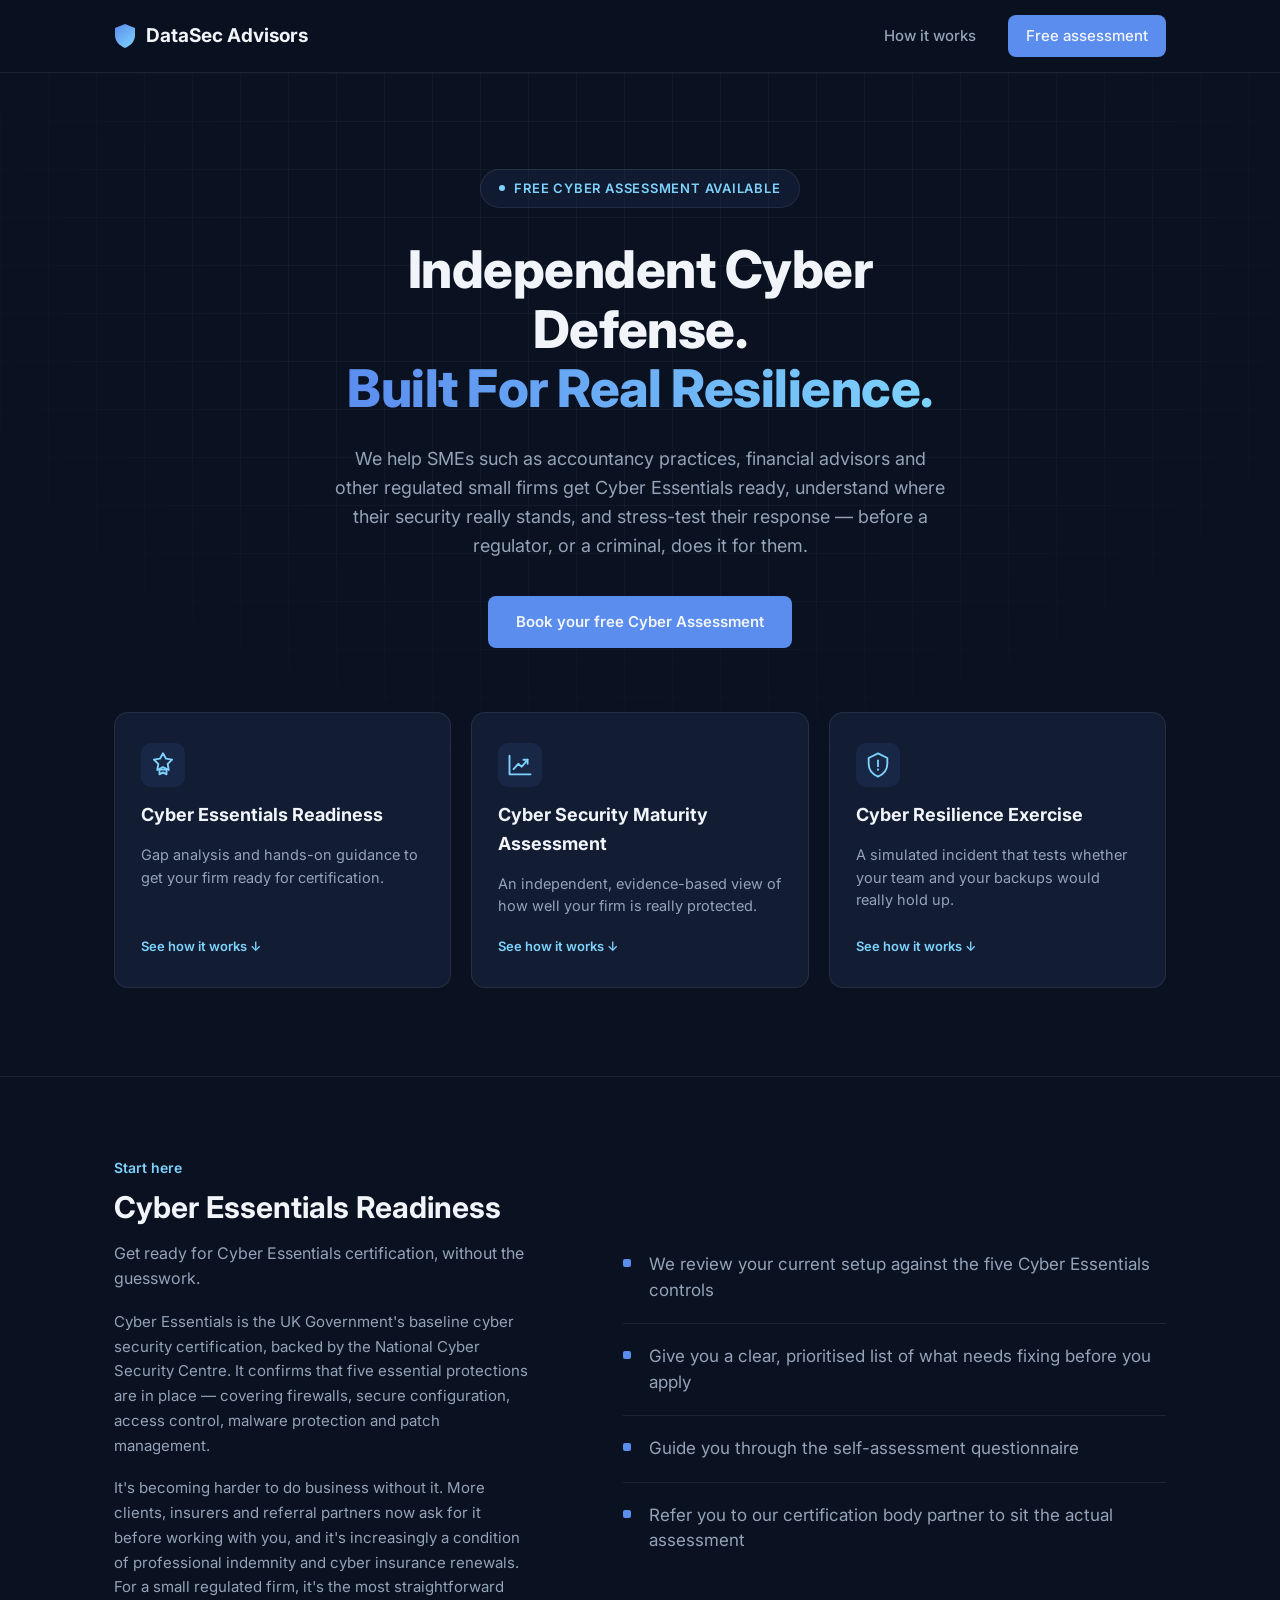
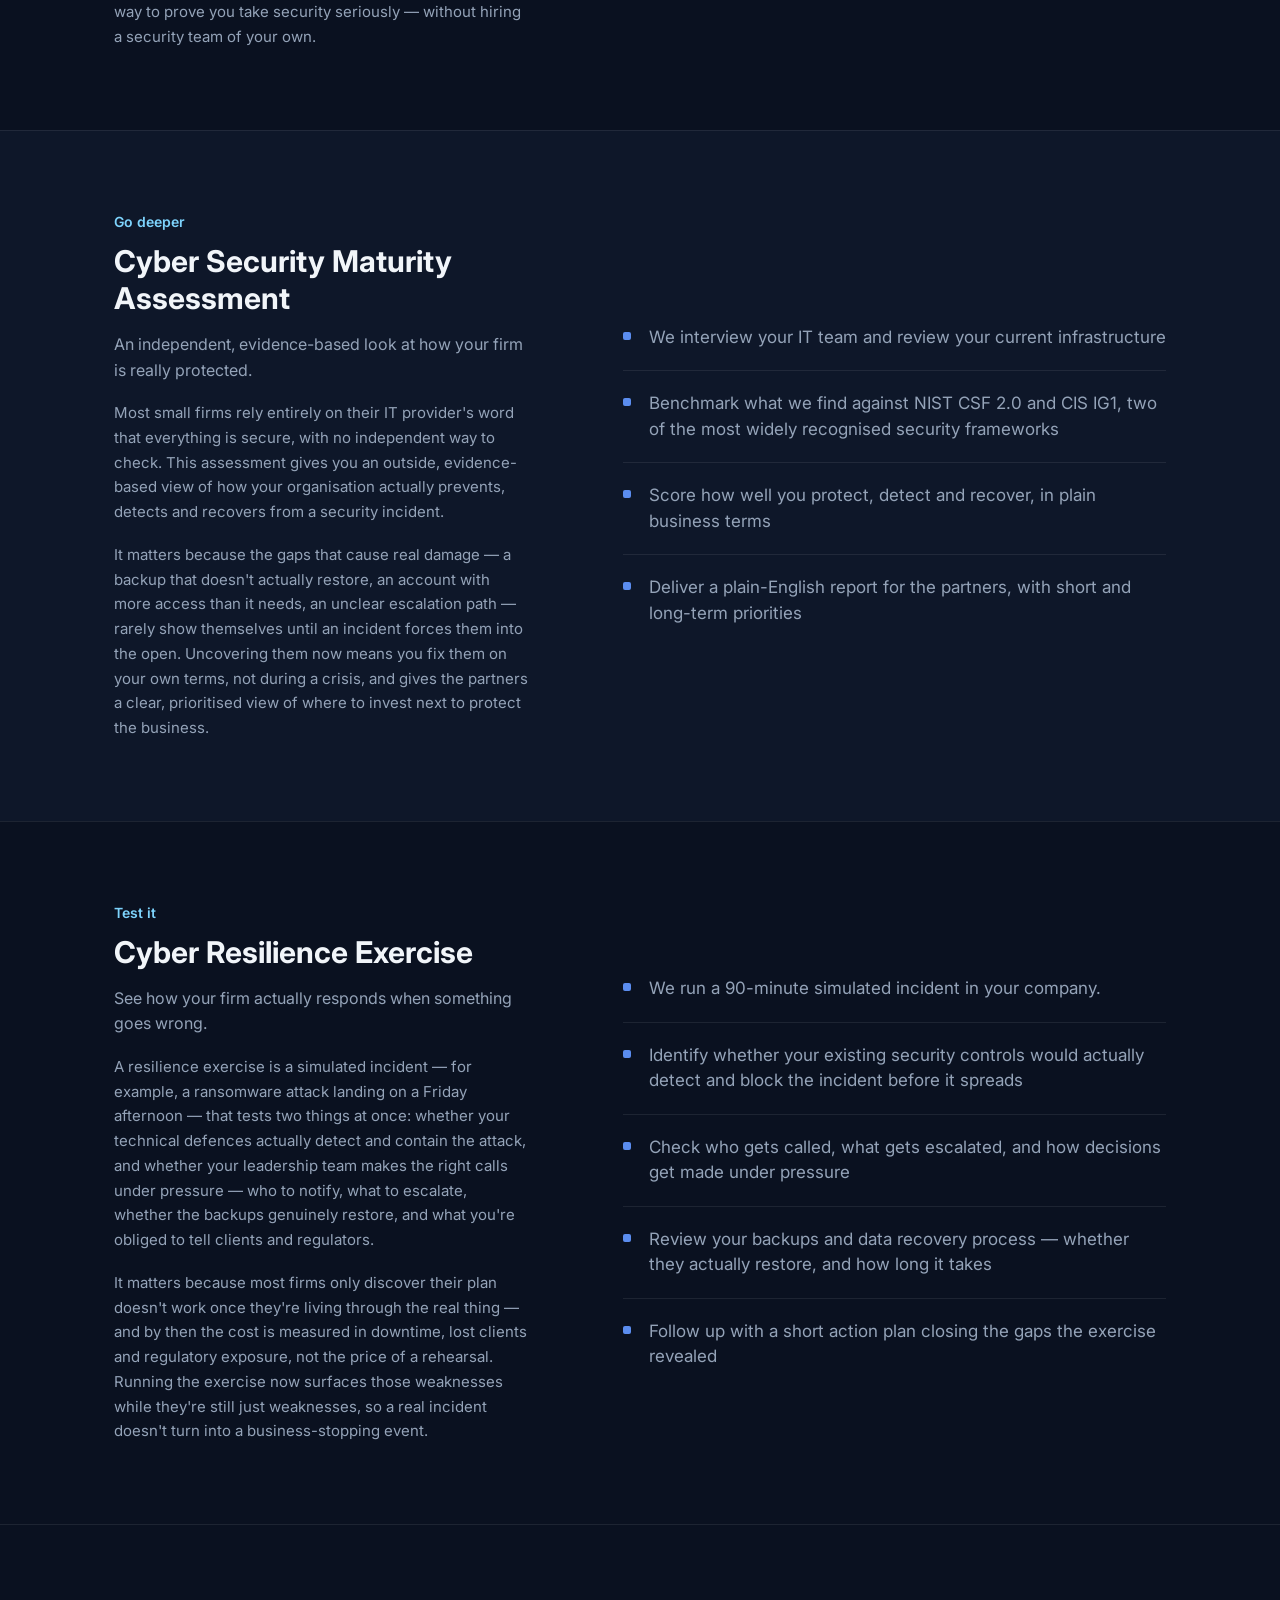
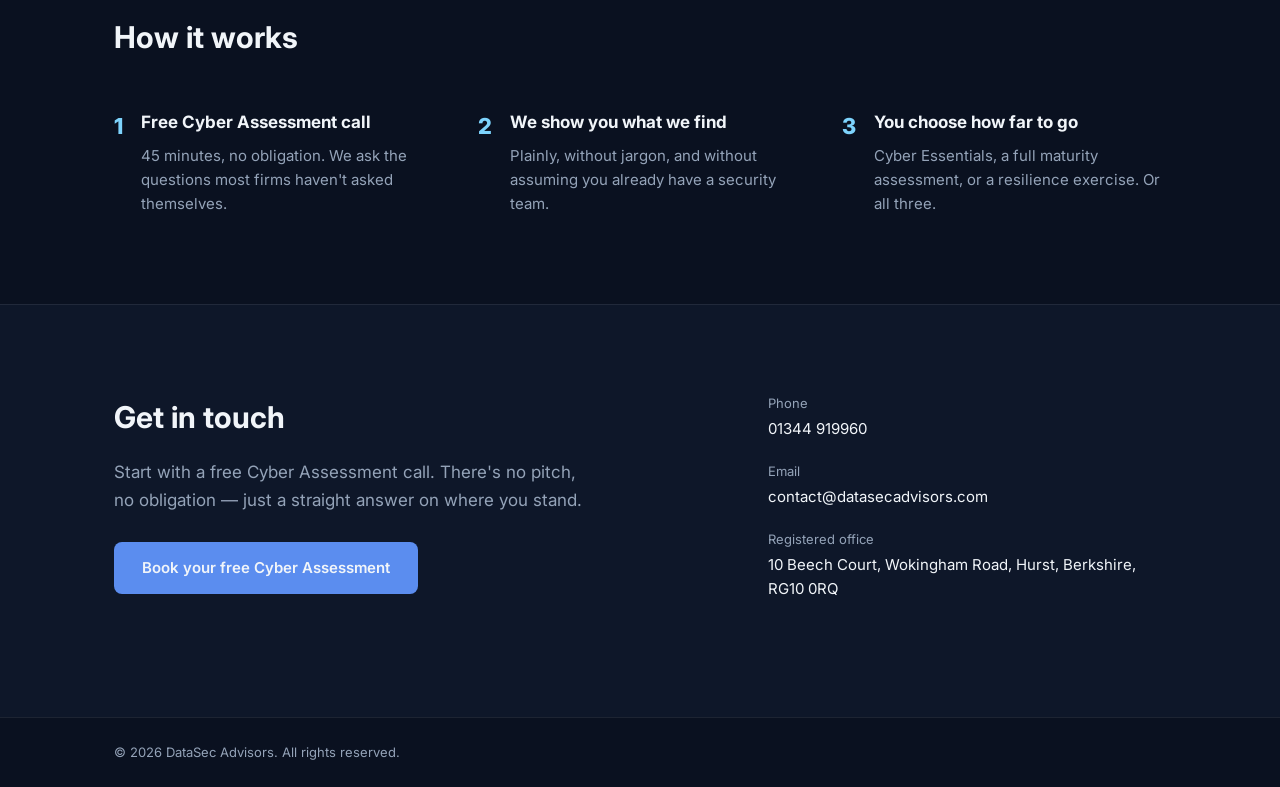
<file: index.html>
<!doctype html>
<html lang="en">
<head>
<meta charset="UTF-8">
<meta name="viewport" content="width=device-width, initial-scale=1">
<title>DataSec Advisors — Cyber security for small regulated firms</title>
<meta name="description" content="Independent cyber security advice for SMEs such as accountancy practices, financial advisors and other regulated small firms. Cyber Essentials readiness, maturity assessments and resilience exercises.">
<link rel="preconnect" href="https://fonts.googleapis.com">
<link rel="preconnect" href="https://fonts.gstatic.com" crossorigin>
<link href="https://fonts.googleapis.com/css2?family=Inter:wght@400;500;600;700;800&display=swap" rel="stylesheet">
<link rel="stylesheet" href="styles.css">
</head>
<body>

<header class="site-header">
  <div class="wrap header-inner">
    <a class="logo" href="#top">
      <svg width="22" height="24" viewBox="0 0 22 24" fill="none" xmlns="http://www.w3.org/2000/svg">
        <path d="M11 0L21 4V11C21 17 16.8 21.7 11 24C5.2 21.7 1 17 1 11V4L11 0Z" fill="url(#shieldGrad)"/>
        <defs>
          <linearGradient id="shieldGrad" x1="1" y1="0" x2="21" y2="24" gradientUnits="userSpaceOnUse">
            <stop stop-color="#5B8DEF"/>
            <stop offset="1" stop-color="#7DD3FC"/>
          </linearGradient>
        </defs>
      </svg>
      DataSec Advisors
    </a>
    <button class="nav-toggle" id="navToggle" aria-expanded="false" aria-controls="primaryNav" aria-label="Open menu">
      <span></span><span></span><span></span>
    </button>
    <nav class="primary-nav" id="primaryNav">
      <a href="#how-it-works">How it works</a>
      <a class="nav-cta" href="#contact">Free assessment</a>
    </nav>
  </div>
</header>

<main id="top">

  <section class="hero">
    <div class="hero-grid" aria-hidden="true"></div>
    <div class="wrap hero-inner">
      <p class="badge"><span class="badge-dot"></span>FREE CYBER ASSESSMENT AVAILABLE</p>
      <h1>Independent Cyber Defense.<br><span class="gradient-text">Built For Real Resilience.</span></h1>
      <p class="hero-lead">
        We help SMEs such as accountancy practices, financial advisors and other regulated small
        firms get Cyber Essentials ready, understand where their security really stands, and
        stress-test their response — before a regulator, or a criminal, does it for them.
      </p>
      <a class="button button-primary" href="#contact">Book your free Cyber Assessment</a>

      <div class="service-cards">
        <a class="service-card" href="#cyber-essentials">
          <span class="card-icon">
            <svg width="28" height="28" viewBox="0 0 24 24" fill="none" xmlns="http://www.w3.org/2000/svg">
              <path d="M12 2L14.6 6.6L19.8 7.4L16 11.1L16.9 16.3L12 13.8L7.1 16.3L8 11.1L4.2 7.4L9.4 6.6L12 2Z" stroke="currentColor" stroke-width="1.6" stroke-linejoin="round"/>
              <path d="M9 20L12 18.3L15 20V16H9V20Z" stroke="currentColor" stroke-width="1.6" stroke-linejoin="round"/>
            </svg>
          </span>
          <h3>Cyber Essentials Readiness</h3>
          <p>Gap analysis and hands-on guidance to get your firm ready for certification.</p>
          <span class="card-hint">See how it works ↓</span>
        </a>

        <a class="service-card" href="#maturity-assessment">
          <span class="card-icon">
            <svg width="28" height="28" viewBox="0 0 24 24" fill="none" xmlns="http://www.w3.org/2000/svg">
              <path d="M3 20V4M3 20H21" stroke="currentColor" stroke-width="1.6" stroke-linecap="round"/>
              <path d="M6.5 15.5L10.5 11L13.5 13.5L18.5 7.5" stroke="currentColor" stroke-width="1.6" stroke-linecap="round" stroke-linejoin="round"/>
              <path d="M15 7.5H18.5V11" stroke="currentColor" stroke-width="1.6" stroke-linecap="round" stroke-linejoin="round"/>
            </svg>
          </span>
          <h3>Cyber Security Maturity Assessment</h3>
          <p>An independent, evidence-based view of how well your firm is really protected.</p>
          <span class="card-hint">See how it works ↓</span>
        </a>

        <a class="service-card" href="#resilience-exercise">
          <span class="card-icon">
            <svg width="28" height="28" viewBox="0 0 24 24" fill="none" xmlns="http://www.w3.org/2000/svg">
              <path d="M12 2L20 6V11C20 16 16.6 20 12 22C7.4 20 4 16 4 11V6L12 2Z" stroke="currentColor" stroke-width="1.6" stroke-linejoin="round"/>
              <path d="M12 8V13" stroke="currentColor" stroke-width="1.6" stroke-linecap="round"/>
              <circle cx="12" cy="16" r="0.9" fill="currentColor"/>
            </svg>
          </span>
          <h3>Cyber Resilience Exercise</h3>
          <p>A simulated incident that tests whether your team and your backups would really hold up.</p>
          <span class="card-hint">See how it works ↓</span>
        </a>
      </div>
    </div>
  </section>

  <section class="detail" id="cyber-essentials">
    <div class="wrap detail-inner">
      <div class="detail-head">
        <p class="detail-tag">Start here</p>
        <h2>Cyber Essentials Readiness</h2>
        <p class="detail-summary">Get ready for Cyber Essentials certification, without the guesswork.</p>
        <p class="detail-narrative">
          Cyber Essentials is the UK Government's baseline cyber security certification, backed by
          the National Cyber Security Centre. It confirms that five essential protections are in
          place — covering firewalls, secure configuration, access control, malware protection and
          patch management.
        </p>
        <p class="detail-narrative">
          It's becoming harder to do business without it. More clients, insurers and referral
          partners now ask for it before working with you, and it's increasingly a condition of
          professional indemnity and cyber insurance renewals. For a small regulated firm, it's the
          most straightforward way to prove you take security seriously — without hiring a security
          team of your own.
        </p>
      </div>
      <ul class="detail-list">
        <li>We review your current setup against the five Cyber Essentials controls</li>
        <li>Give you a clear, prioritised list of what needs fixing before you apply</li>
        <li>Guide you through the self-assessment questionnaire</li>
        <li>Refer you to our certification body partner to sit the actual assessment</li>
      </ul>
    </div>
  </section>

  <section class="detail detail-alt" id="maturity-assessment">
    <div class="wrap detail-inner">
      <div class="detail-head">
        <p class="detail-tag">Go deeper</p>
        <h2>Cyber Security Maturity Assessment</h2>
        <p class="detail-summary">An independent, evidence-based look at how your firm is really protected.</p>
        <p class="detail-narrative">
          Most small firms rely entirely on their IT provider's word that everything is secure, with
          no independent way to check. This assessment gives you an outside, evidence-based view of
          how your organisation actually prevents, detects and recovers from a security incident.
        </p>
        <p class="detail-narrative">
          It matters because the gaps that cause real damage — a backup that doesn't actually
          restore, an account with more access than it needs, an unclear escalation path — rarely
          show themselves until an incident forces them into the open. Uncovering them now means you
          fix them on your own terms, not during a crisis, and gives the partners a clear,
          prioritised view of where to invest next to protect the business.
        </p>
      </div>
      <ul class="detail-list">
        <li>We interview your IT team and review your current infrastructure</li>
        <li>Benchmark what we find against NIST CSF 2.0 and CIS IG1, two of the most widely recognised security frameworks</li>
        <li>Score how well you protect, detect and recover, in plain business terms</li>
        <li>Deliver a plain-English report for the partners, with short and long-term priorities</li>
      </ul>
    </div>
  </section>

  <section class="detail" id="resilience-exercise">
    <div class="wrap detail-inner">
      <div class="detail-head">
        <p class="detail-tag">Test it</p>
        <h2>Cyber Resilience Exercise</h2>
        <p class="detail-summary">See how your firm actually responds when something goes wrong.</p>
        <p class="detail-narrative">
          A resilience exercise is a simulated incident — for example, a ransomware attack landing
          on a Friday afternoon — that tests two things at once: whether your technical defences
          actually detect and contain the attack, and whether your leadership team makes the right
          calls under pressure — who to notify, what to escalate, whether the backups genuinely
          restore, and what you're obliged to tell clients and regulators.
        </p>
        <p class="detail-narrative">
          It matters because most firms only discover their plan doesn't work once they're living
          through the real thing — and by then the cost is measured in downtime, lost clients and
          regulatory exposure, not the price of a rehearsal. Running the exercise now surfaces those
          weaknesses while they're still just weaknesses, so a real incident doesn't turn into a
          business-stopping event.
        </p>
      </div>
      <ul class="detail-list">
        <li>We run a 90-minute simulated incident in your company.</li>
        <li>Identify whether your existing security controls would actually detect and block the incident before it spreads</li>
        <li>Check who gets called, what gets escalated, and how decisions get made under pressure</li>
        <li>Review your backups and data recovery process — whether they actually restore, and how long it takes</li>
        <li>Follow up with a short action plan closing the gaps the exercise revealed</li>
      </ul>
    </div>
  </section>

  <section class="how" id="how-it-works">
    <div class="wrap">
      <h2>How it works</h2>
      <ol class="steps">
        <li>
          <span class="step-number">1</span>
          <div>
            <h3>Free Cyber Assessment call</h3>
            <p>45 minutes, no obligation. We ask the questions most firms haven't asked themselves.</p>
          </div>
        </li>
        <li>
          <span class="step-number">2</span>
          <div>
            <h3>We show you what we find</h3>
            <p>Plainly, without jargon, and without assuming you already have a security team.</p>
          </div>
        </li>
        <li>
          <span class="step-number">3</span>
          <div>
            <h3>You choose how far to go</h3>
            <p>Cyber Essentials, a full maturity assessment, or a resilience exercise. Or all three.</p>
          </div>
        </li>
      </ol>
    </div>
  </section>

  <section class="contact" id="contact">
    <div class="wrap contact-inner">
      <div>
        <h2>Get in touch</h2>
        <p>
          Start with a free Cyber Assessment call. There's no pitch, no obligation —
          just a straight answer on where you stand.
        </p>
        <a class="button button-primary" href="mailto:contact@datasecadvisors.com?subject=Free%20Cyber%20Assessment">Book your free Cyber Assessment</a>
      </div>
      <div class="contact-details">
        <p><span>Phone</span><a href="tel:01344919960">01344 919960</a></p>
        <p><span>Email</span><a href="mailto:contact@datasecadvisors.com">contact@datasecadvisors.com</a></p>
        <p><span>Registered office</span>10 Beech Court, Wokingham Road, Hurst, Berkshire, RG10 0RQ</p>
      </div>
    </div>
  </section>

</main>

<footer class="site-footer">
  <div class="wrap">
    <p>&copy; <span id="year"></span> DataSec Advisors. All rights reserved.</p>
  </div>
</footer>

<script src="script.js"></script>
</body>
</html>
</file>
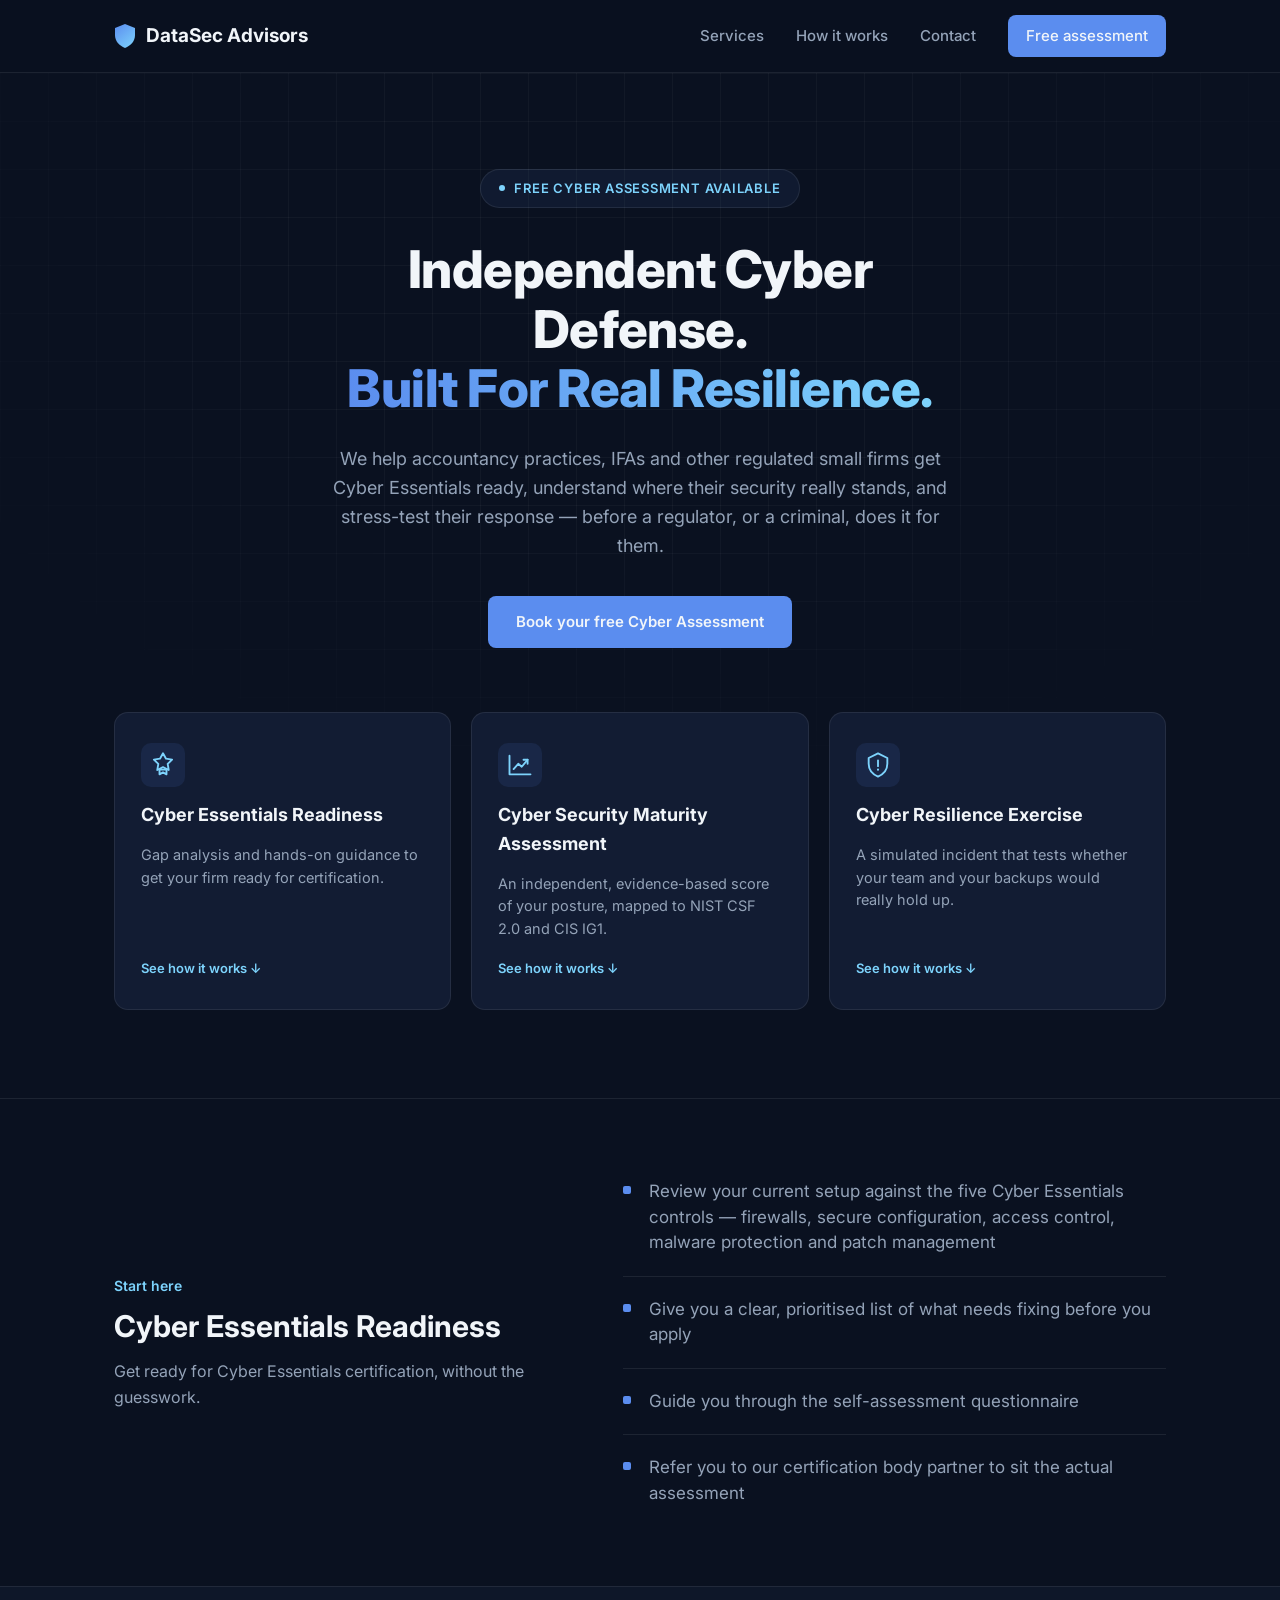
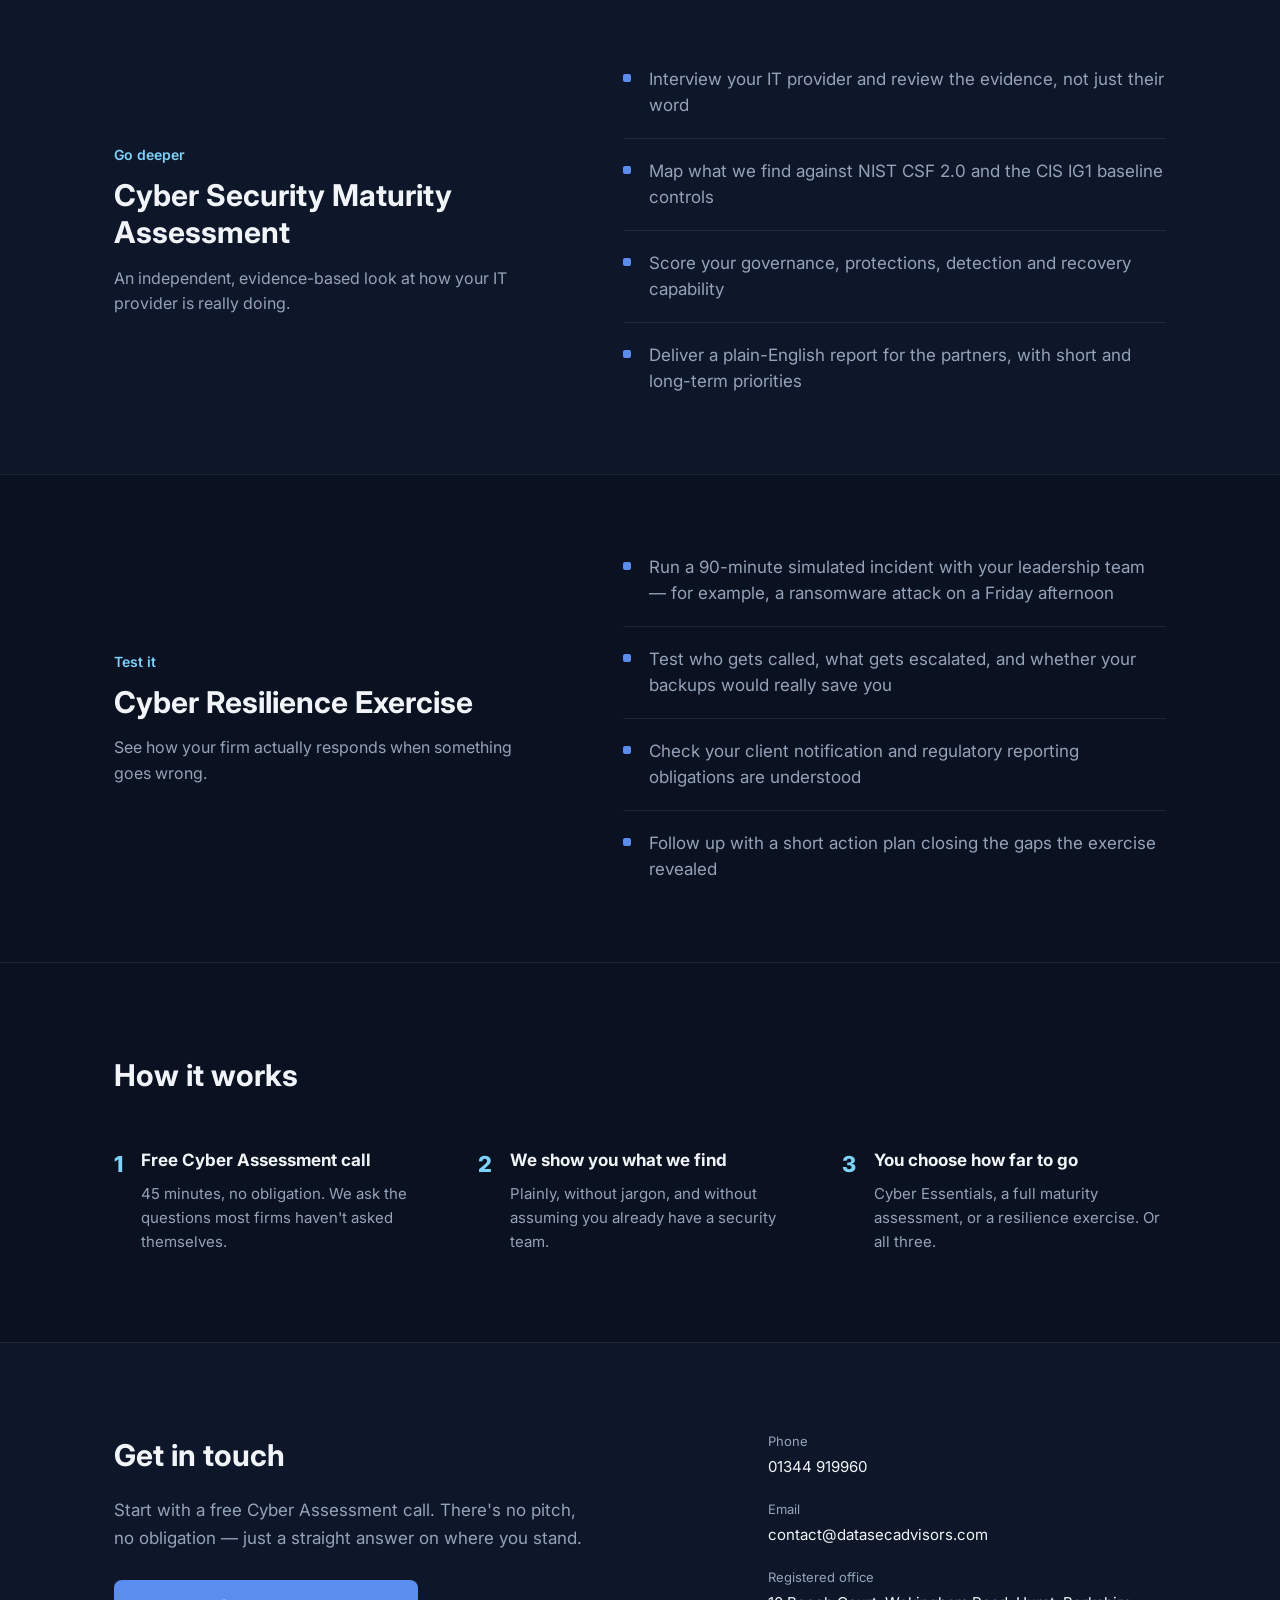
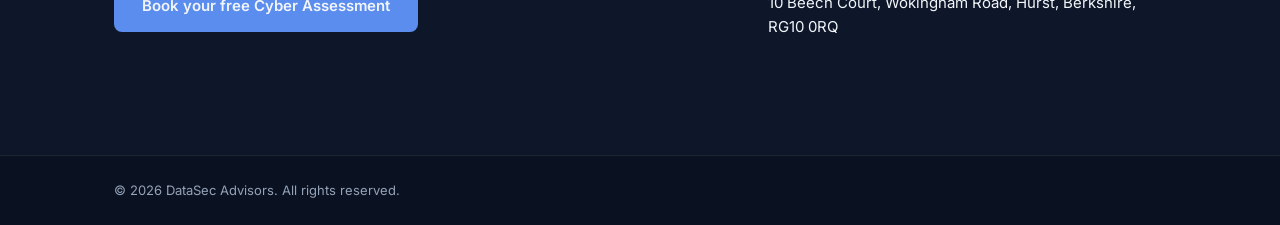
<file: index-1.html>
<!doctype html>
<html lang="en">
<head>
<meta charset="UTF-8">
<meta name="viewport" content="width=device-width, initial-scale=1">
<title>DataSec Advisors — Cyber security for small regulated firms</title>
<meta name="description" content="Independent cyber security advice for accountancy practices, IFAs and other regulated small firms. Cyber Essentials readiness, maturity assessments and resilience exercises.">
<link rel="preconnect" href="https://fonts.googleapis.com">
<link rel="preconnect" href="https://fonts.gstatic.com" crossorigin>
<link href="https://fonts.googleapis.com/css2?family=Inter:wght@400;500;600;700;800&display=swap" rel="stylesheet">
<link rel="stylesheet" href="styles.css">
</head>
<body>

<header class="site-header">
  <div class="wrap header-inner">
    <a class="logo" href="#top">
      <svg width="22" height="24" viewBox="0 0 22 24" fill="none" xmlns="http://www.w3.org/2000/svg">
        <path d="M11 0L21 4V11C21 17 16.8 21.7 11 24C5.2 21.7 1 17 1 11V4L11 0Z" fill="url(#shieldGrad)"/>
        <defs>
          <linearGradient id="shieldGrad" x1="1" y1="0" x2="21" y2="24" gradientUnits="userSpaceOnUse">
            <stop stop-color="#5B8DEF"/>
            <stop offset="1" stop-color="#7DD3FC"/>
          </linearGradient>
        </defs>
      </svg>
      DataSec Advisors
    </a>
    <button class="nav-toggle" id="navToggle" aria-expanded="false" aria-controls="primaryNav" aria-label="Open menu">
      <span></span><span></span><span></span>
    </button>
    <nav class="primary-nav" id="primaryNav">
      <a href="#services">Services</a>
      <a href="#how-it-works">How it works</a>
      <a href="#contact">Contact</a>
      <a class="nav-cta" href="#contact">Free assessment</a>
    </nav>
  </div>
</header>

<main id="top">

  <section class="hero">
    <div class="hero-grid" aria-hidden="true"></div>
    <div class="wrap hero-inner">
      <p class="badge"><span class="badge-dot"></span>FREE CYBER ASSESSMENT AVAILABLE</p>
      <h1>Independent Cyber Defense.<br><span class="gradient-text">Built For Real Resilience.</span></h1>
      <p class="hero-lead">
        We help accountancy practices, IFAs and other regulated small firms get Cyber Essentials
        ready, understand where their security really stands, and stress-test their response —
        before a regulator, or a criminal, does it for them.
      </p>
      <a class="button button-primary" href="#contact">Book your free Cyber Assessment</a>

      <div class="service-cards">
        <a class="service-card" href="#cyber-essentials">
          <span class="card-icon">
            <svg width="28" height="28" viewBox="0 0 24 24" fill="none" xmlns="http://www.w3.org/2000/svg">
              <path d="M12 2L14.6 6.6L19.8 7.4L16 11.1L16.9 16.3L12 13.8L7.1 16.3L8 11.1L4.2 7.4L9.4 6.6L12 2Z" stroke="currentColor" stroke-width="1.6" stroke-linejoin="round"/>
              <path d="M9 20L12 18.3L15 20V16H9V20Z" stroke="currentColor" stroke-width="1.6" stroke-linejoin="round"/>
            </svg>
          </span>
          <h3>Cyber Essentials Readiness</h3>
          <p>Gap analysis and hands-on guidance to get your firm ready for certification.</p>
          <span class="card-hint">See how it works ↓</span>
        </a>

        <a class="service-card" href="#maturity-assessment">
          <span class="card-icon">
            <svg width="28" height="28" viewBox="0 0 24 24" fill="none" xmlns="http://www.w3.org/2000/svg">
              <path d="M3 20V4M3 20H21" stroke="currentColor" stroke-width="1.6" stroke-linecap="round"/>
              <path d="M6.5 15.5L10.5 11L13.5 13.5L18.5 7.5" stroke="currentColor" stroke-width="1.6" stroke-linecap="round" stroke-linejoin="round"/>
              <path d="M15 7.5H18.5V11" stroke="currentColor" stroke-width="1.6" stroke-linecap="round" stroke-linejoin="round"/>
            </svg>
          </span>
          <h3>Cyber Security Maturity Assessment</h3>
          <p>An independent, evidence-based score of your posture, mapped to NIST CSF 2.0 and CIS IG1.</p>
          <span class="card-hint">See how it works ↓</span>
        </a>

        <a class="service-card" href="#resilience-exercise">
          <span class="card-icon">
            <svg width="28" height="28" viewBox="0 0 24 24" fill="none" xmlns="http://www.w3.org/2000/svg">
              <path d="M12 2L20 6V11C20 16 16.6 20 12 22C7.4 20 4 16 4 11V6L12 2Z" stroke="currentColor" stroke-width="1.6" stroke-linejoin="round"/>
              <path d="M12 8V13" stroke="currentColor" stroke-width="1.6" stroke-linecap="round"/>
              <circle cx="12" cy="16" r="0.9" fill="currentColor"/>
            </svg>
          </span>
          <h3>Cyber Resilience Exercise</h3>
          <p>A simulated incident that tests whether your team and your backups would really hold up.</p>
          <span class="card-hint">See how it works ↓</span>
        </a>
      </div>
    </div>
  </section>

  <section class="detail" id="cyber-essentials">
    <div class="wrap detail-inner">
      <div class="detail-head">
        <p class="detail-tag">Start here</p>
        <h2>Cyber Essentials Readiness</h2>
        <p class="detail-summary">Get ready for Cyber Essentials certification, without the guesswork.</p>
      </div>
      <ul class="detail-list">
        <li>Review your current setup against the five Cyber Essentials controls — firewalls, secure configuration, access control, malware protection and patch management</li>
        <li>Give you a clear, prioritised list of what needs fixing before you apply</li>
        <li>Guide you through the self-assessment questionnaire</li>
        <li>Refer you to our certification body partner to sit the actual assessment</li>
      </ul>
    </div>
  </section>

  <section class="detail detail-alt" id="maturity-assessment">
    <div class="wrap detail-inner">
      <div class="detail-head">
        <p class="detail-tag">Go deeper</p>
        <h2>Cyber Security Maturity Assessment</h2>
        <p class="detail-summary">An independent, evidence-based look at how your IT provider is really doing.</p>
      </div>
      <ul class="detail-list">
        <li>Interview your IT provider and review the evidence, not just their word</li>
        <li>Map what we find against NIST CSF 2.0 and the CIS IG1 baseline controls</li>
        <li>Score your governance, protections, detection and recovery capability</li>
        <li>Deliver a plain-English report for the partners, with short and long-term priorities</li>
      </ul>
    </div>
  </section>

  <section class="detail" id="resilience-exercise">
    <div class="wrap detail-inner">
      <div class="detail-head">
        <p class="detail-tag">Test it</p>
        <h2>Cyber Resilience Exercise</h2>
        <p class="detail-summary">See how your firm actually responds when something goes wrong.</p>
      </div>
      <ul class="detail-list">
        <li>Run a 90-minute simulated incident with your leadership team — for example, a ransomware attack on a Friday afternoon</li>
        <li>Test who gets called, what gets escalated, and whether your backups would really save you</li>
        <li>Check your client notification and regulatory reporting obligations are understood</li>
        <li>Follow up with a short action plan closing the gaps the exercise revealed</li>
      </ul>
    </div>
  </section>

  <section class="how" id="how-it-works">
    <div class="wrap">
      <h2>How it works</h2>
      <ol class="steps">
        <li>
          <span class="step-number">1</span>
          <div>
            <h3>Free Cyber Assessment call</h3>
            <p>45 minutes, no obligation. We ask the questions most firms haven't asked themselves.</p>
          </div>
        </li>
        <li>
          <span class="step-number">2</span>
          <div>
            <h3>We show you what we find</h3>
            <p>Plainly, without jargon, and without assuming you already have a security team.</p>
          </div>
        </li>
        <li>
          <span class="step-number">3</span>
          <div>
            <h3>You choose how far to go</h3>
            <p>Cyber Essentials, a full maturity assessment, or a resilience exercise. Or all three.</p>
          </div>
        </li>
      </ol>
    </div>
  </section>

  <section class="contact" id="contact">
    <div class="wrap contact-inner">
      <div>
        <h2>Get in touch</h2>
        <p>
          Start with a free Cyber Assessment call. There's no pitch, no obligation —
          just a straight answer on where you stand.
        </p>
        <a class="button button-primary" href="mailto:contact@datasecadvisors.com?subject=Free%20Cyber%20Assessment">Book your free Cyber Assessment</a>
      </div>
      <div class="contact-details">
        <p><span>Phone</span><a href="tel:01344919960">01344 919960</a></p>
        <p><span>Email</span><a href="mailto:contact@datasecadvisors.com">contact@datasecadvisors.com</a></p>
        <p><span>Registered office</span>10 Beech Court, Wokingham Road, Hurst, Berkshire, RG10 0RQ</p>
      </div>
    </div>
  </section>

</main>

<footer class="site-footer">
  <div class="wrap">
    <p>&copy; <span id="year"></span> DataSec Advisors. All rights reserved.</p>
  </div>
</footer>

<script src="script.js"></script>
</body>
</html>
</file>
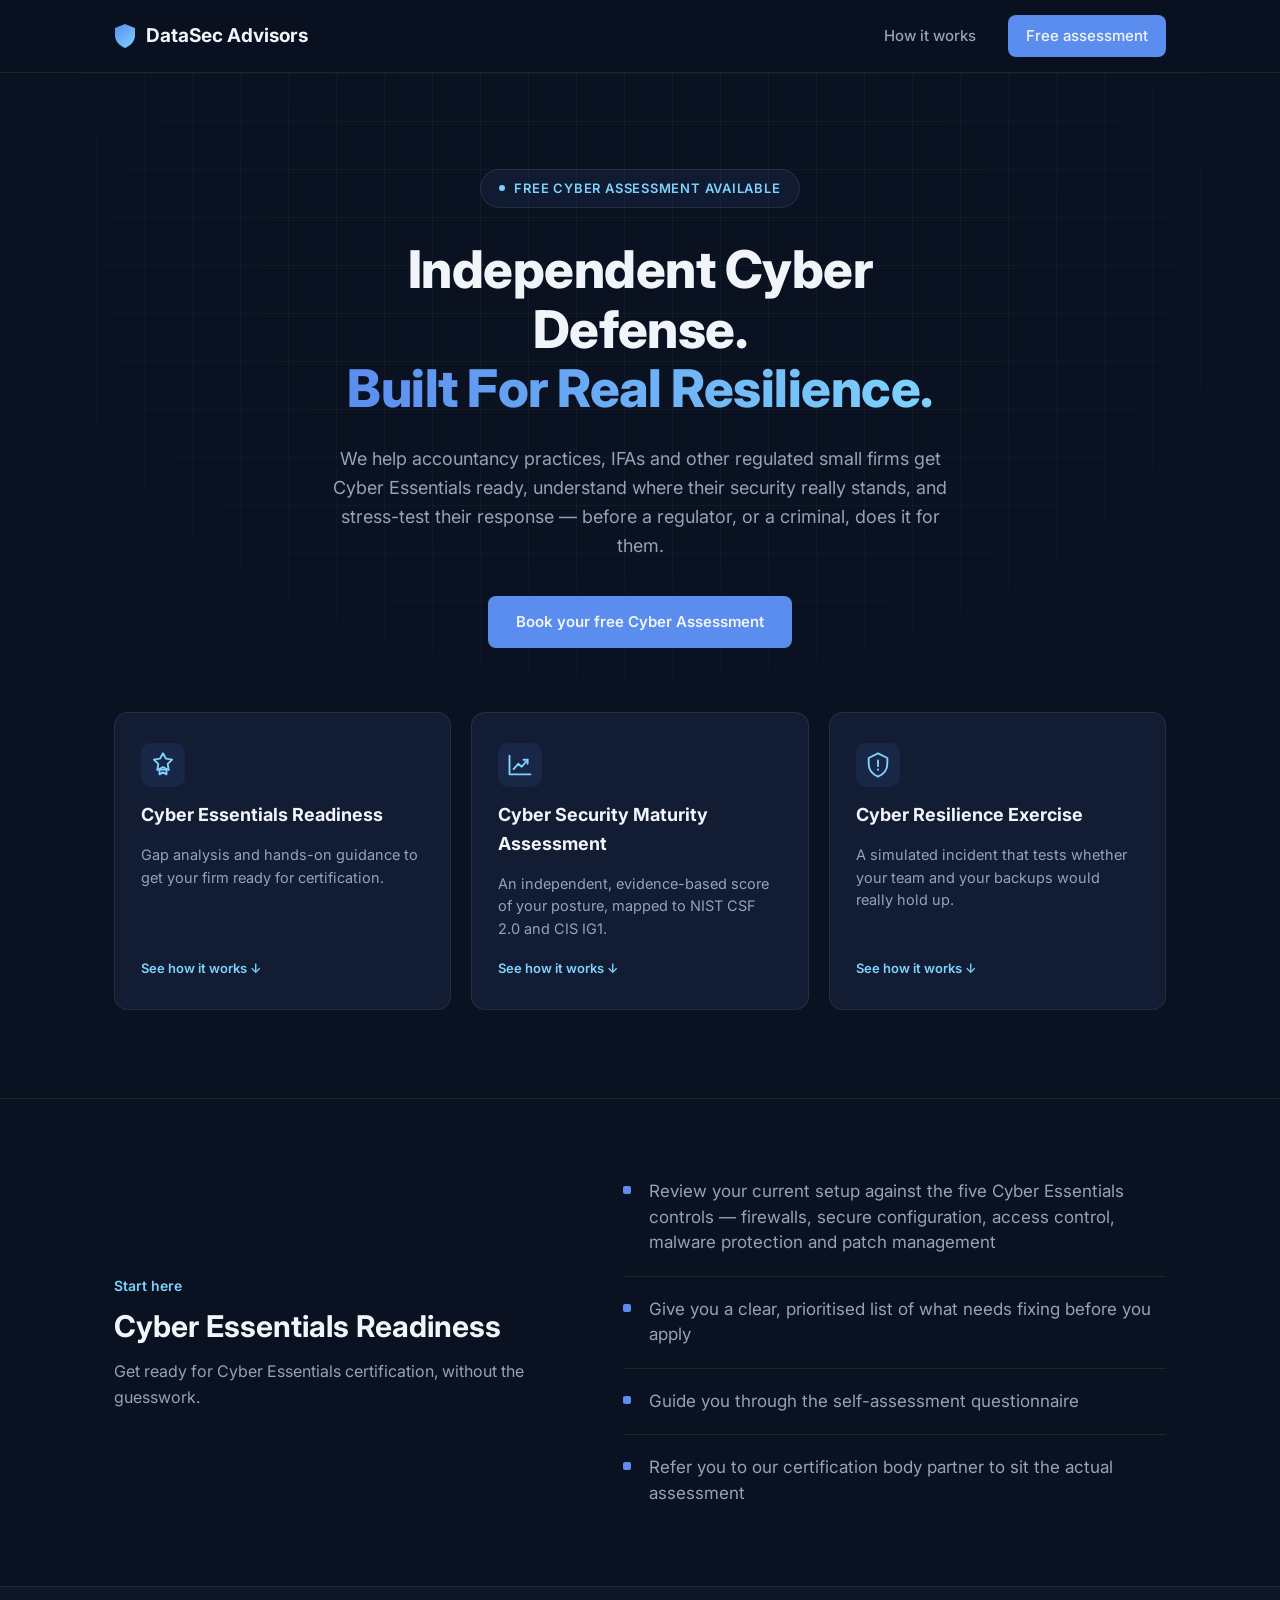
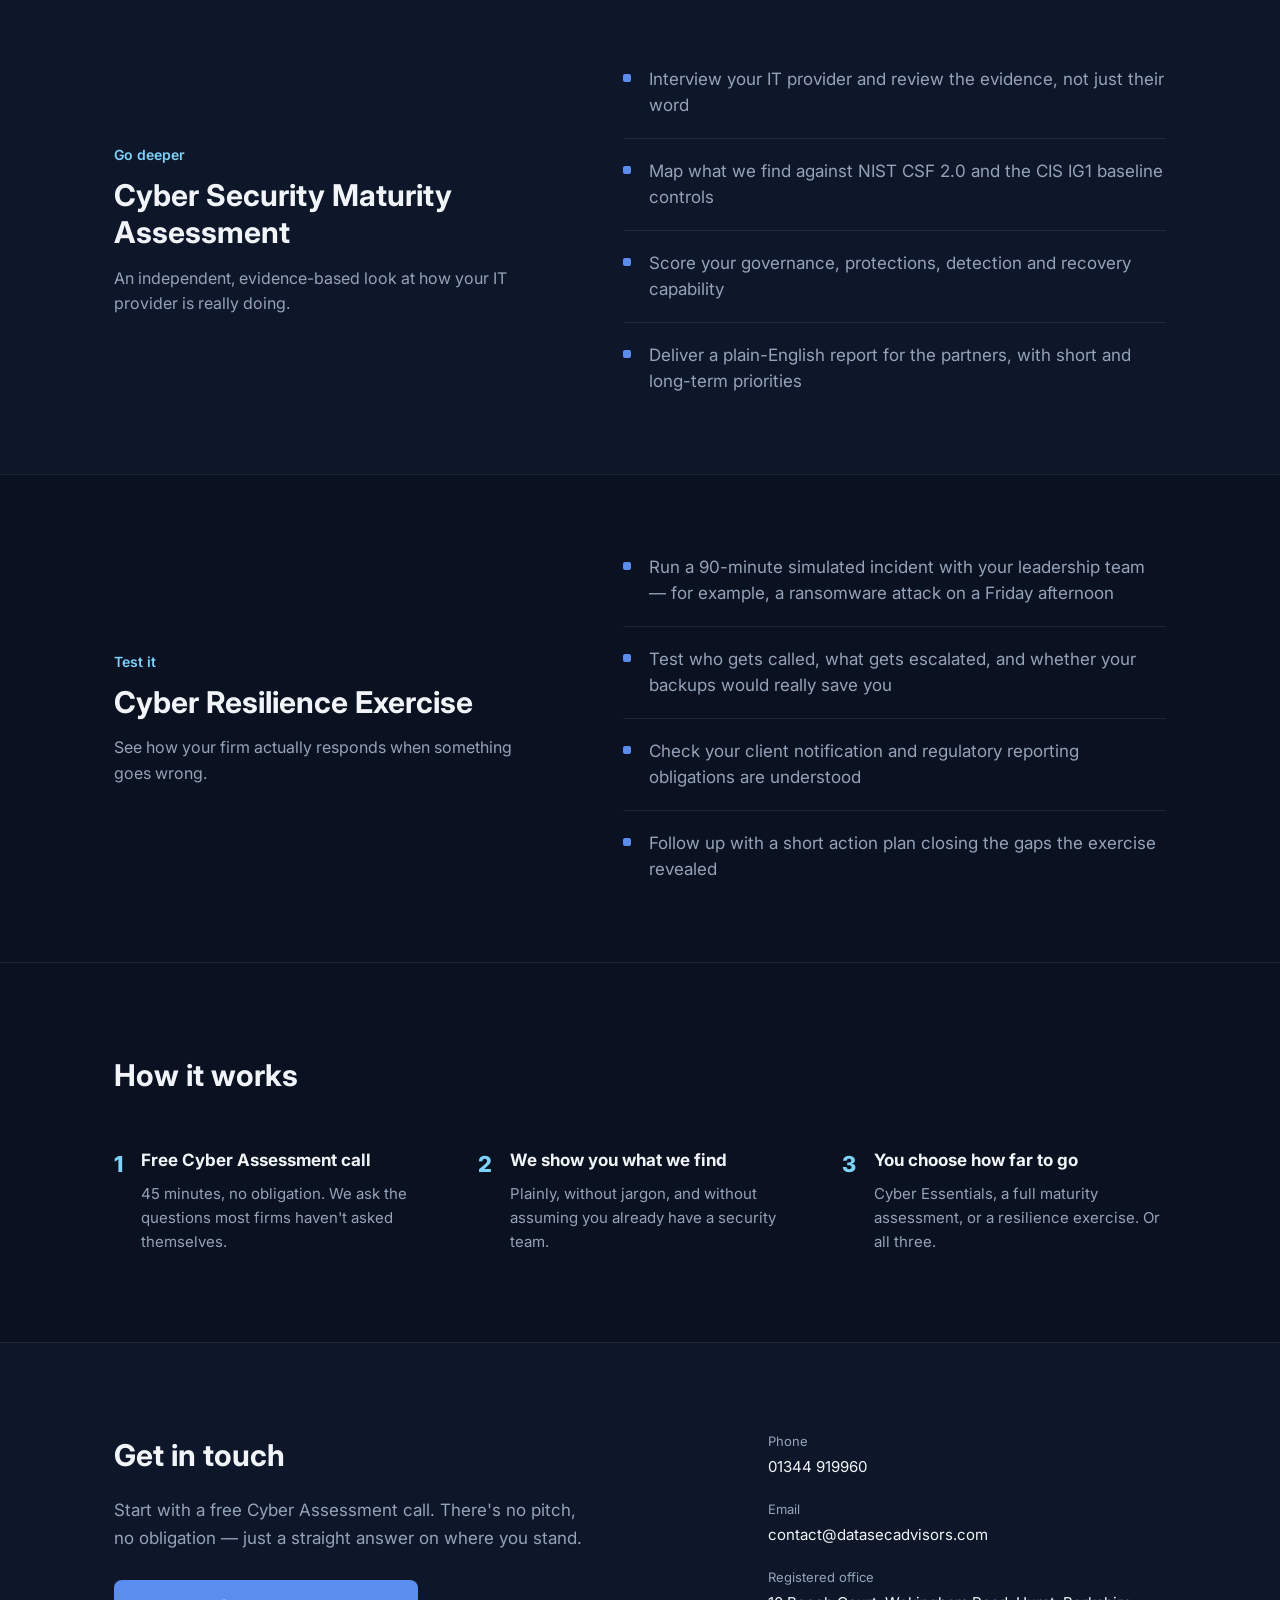
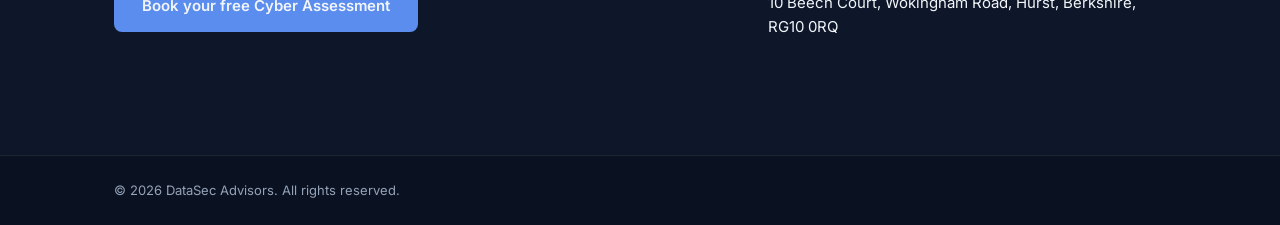
<file: index-2.html>
<!doctype html>
<html lang="en">
<head>
<meta charset="UTF-8">
<meta name="viewport" content="width=device-width, initial-scale=1">
<title>DataSec Advisors — Cyber security for small regulated firms</title>
<meta name="description" content="Independent cyber security advice for accountancy practices, IFAs and other regulated small firms. Cyber Essentials readiness, maturity assessments and resilience exercises.">
<link rel="preconnect" href="https://fonts.googleapis.com">
<link rel="preconnect" href="https://fonts.gstatic.com" crossorigin>
<link href="https://fonts.googleapis.com/css2?family=Inter:wght@400;500;600;700;800&display=swap" rel="stylesheet">
<link rel="stylesheet" href="styles.css">
</head>
<body>

<header class="site-header">
  <div class="wrap header-inner">
    <a class="logo" href="#top">
      <svg width="22" height="24" viewBox="0 0 22 24" fill="none" xmlns="http://www.w3.org/2000/svg">
        <path d="M11 0L21 4V11C21 17 16.8 21.7 11 24C5.2 21.7 1 17 1 11V4L11 0Z" fill="url(#shieldGrad)"/>
        <defs>
          <linearGradient id="shieldGrad" x1="1" y1="0" x2="21" y2="24" gradientUnits="userSpaceOnUse">
            <stop stop-color="#5B8DEF"/>
            <stop offset="1" stop-color="#7DD3FC"/>
          </linearGradient>
        </defs>
      </svg>
      DataSec Advisors
    </a>
    <button class="nav-toggle" id="navToggle" aria-expanded="false" aria-controls="primaryNav" aria-label="Open menu">
      <span></span><span></span><span></span>
    </button>
    <nav class="primary-nav" id="primaryNav">
      <a href="#how-it-works">How it works</a>
      <a class="nav-cta" href="#contact">Free assessment</a>
    </nav>
  </div>
</header>

<main id="top">

  <section class="hero">
    <div class="hero-grid" aria-hidden="true"></div>
    <div class="wrap hero-inner">
      <p class="badge"><span class="badge-dot"></span>FREE CYBER ASSESSMENT AVAILABLE</p>
      <h1>Independent Cyber Defense.<br><span class="gradient-text">Built For Real Resilience.</span></h1>
      <p class="hero-lead">
        We help accountancy practices, IFAs and other regulated small firms get Cyber Essentials
        ready, understand where their security really stands, and stress-test their response —
        before a regulator, or a criminal, does it for them.
      </p>
      <a class="button button-primary" href="#contact">Book your free Cyber Assessment</a>

      <div class="service-cards">
        <a class="service-card" href="#cyber-essentials">
          <span class="card-icon">
            <svg width="28" height="28" viewBox="0 0 24 24" fill="none" xmlns="http://www.w3.org/2000/svg">
              <path d="M12 2L14.6 6.6L19.8 7.4L16 11.1L16.9 16.3L12 13.8L7.1 16.3L8 11.1L4.2 7.4L9.4 6.6L12 2Z" stroke="currentColor" stroke-width="1.6" stroke-linejoin="round"/>
              <path d="M9 20L12 18.3L15 20V16H9V20Z" stroke="currentColor" stroke-width="1.6" stroke-linejoin="round"/>
            </svg>
          </span>
          <h3>Cyber Essentials Readiness</h3>
          <p>Gap analysis and hands-on guidance to get your firm ready for certification.</p>
          <span class="card-hint">See how it works ↓</span>
        </a>

        <a class="service-card" href="#maturity-assessment">
          <span class="card-icon">
            <svg width="28" height="28" viewBox="0 0 24 24" fill="none" xmlns="http://www.w3.org/2000/svg">
              <path d="M3 20V4M3 20H21" stroke="currentColor" stroke-width="1.6" stroke-linecap="round"/>
              <path d="M6.5 15.5L10.5 11L13.5 13.5L18.5 7.5" stroke="currentColor" stroke-width="1.6" stroke-linecap="round" stroke-linejoin="round"/>
              <path d="M15 7.5H18.5V11" stroke="currentColor" stroke-width="1.6" stroke-linecap="round" stroke-linejoin="round"/>
            </svg>
          </span>
          <h3>Cyber Security Maturity Assessment</h3>
          <p>An independent, evidence-based score of your posture, mapped to NIST CSF 2.0 and CIS IG1.</p>
          <span class="card-hint">See how it works ↓</span>
        </a>

        <a class="service-card" href="#resilience-exercise">
          <span class="card-icon">
            <svg width="28" height="28" viewBox="0 0 24 24" fill="none" xmlns="http://www.w3.org/2000/svg">
              <path d="M12 2L20 6V11C20 16 16.6 20 12 22C7.4 20 4 16 4 11V6L12 2Z" stroke="currentColor" stroke-width="1.6" stroke-linejoin="round"/>
              <path d="M12 8V13" stroke="currentColor" stroke-width="1.6" stroke-linecap="round"/>
              <circle cx="12" cy="16" r="0.9" fill="currentColor"/>
            </svg>
          </span>
          <h3>Cyber Resilience Exercise</h3>
          <p>A simulated incident that tests whether your team and your backups would really hold up.</p>
          <span class="card-hint">See how it works ↓</span>
        </a>
      </div>
    </div>
  </section>

  <section class="detail" id="cyber-essentials">
    <div class="wrap detail-inner">
      <div class="detail-head">
        <p class="detail-tag">Start here</p>
        <h2>Cyber Essentials Readiness</h2>
        <p class="detail-summary">Get ready for Cyber Essentials certification, without the guesswork.</p>
      </div>
      <ul class="detail-list">
        <li>Review your current setup against the five Cyber Essentials controls — firewalls, secure configuration, access control, malware protection and patch management</li>
        <li>Give you a clear, prioritised list of what needs fixing before you apply</li>
        <li>Guide you through the self-assessment questionnaire</li>
        <li>Refer you to our certification body partner to sit the actual assessment</li>
      </ul>
    </div>
  </section>

  <section class="detail detail-alt" id="maturity-assessment">
    <div class="wrap detail-inner">
      <div class="detail-head">
        <p class="detail-tag">Go deeper</p>
        <h2>Cyber Security Maturity Assessment</h2>
        <p class="detail-summary">An independent, evidence-based look at how your IT provider is really doing.</p>
      </div>
      <ul class="detail-list">
        <li>Interview your IT provider and review the evidence, not just their word</li>
        <li>Map what we find against NIST CSF 2.0 and the CIS IG1 baseline controls</li>
        <li>Score your governance, protections, detection and recovery capability</li>
        <li>Deliver a plain-English report for the partners, with short and long-term priorities</li>
      </ul>
    </div>
  </section>

  <section class="detail" id="resilience-exercise">
    <div class="wrap detail-inner">
      <div class="detail-head">
        <p class="detail-tag">Test it</p>
        <h2>Cyber Resilience Exercise</h2>
        <p class="detail-summary">See how your firm actually responds when something goes wrong.</p>
      </div>
      <ul class="detail-list">
        <li>Run a 90-minute simulated incident with your leadership team — for example, a ransomware attack on a Friday afternoon</li>
        <li>Test who gets called, what gets escalated, and whether your backups would really save you</li>
        <li>Check your client notification and regulatory reporting obligations are understood</li>
        <li>Follow up with a short action plan closing the gaps the exercise revealed</li>
      </ul>
    </div>
  </section>

  <section class="how" id="how-it-works">
    <div class="wrap">
      <h2>How it works</h2>
      <ol class="steps">
        <li>
          <span class="step-number">1</span>
          <div>
            <h3>Free Cyber Assessment call</h3>
            <p>45 minutes, no obligation. We ask the questions most firms haven't asked themselves.</p>
          </div>
        </li>
        <li>
          <span class="step-number">2</span>
          <div>
            <h3>We show you what we find</h3>
            <p>Plainly, without jargon, and without assuming you already have a security team.</p>
          </div>
        </li>
        <li>
          <span class="step-number">3</span>
          <div>
            <h3>You choose how far to go</h3>
            <p>Cyber Essentials, a full maturity assessment, or a resilience exercise. Or all three.</p>
          </div>
        </li>
      </ol>
    </div>
  </section>

  <section class="contact" id="contact">
    <div class="wrap contact-inner">
      <div>
        <h2>Get in touch</h2>
        <p>
          Start with a free Cyber Assessment call. There's no pitch, no obligation —
          just a straight answer on where you stand.
        </p>
        <a class="button button-primary" href="mailto:contact@datasecadvisors.com?subject=Free%20Cyber%20Assessment">Book your free Cyber Assessment</a>
      </div>
      <div class="contact-details">
        <p><span>Phone</span><a href="tel:01344919960">01344 919960</a></p>
        <p><span>Email</span><a href="mailto:contact@datasecadvisors.com">contact@datasecadvisors.com</a></p>
        <p><span>Registered office</span>10 Beech Court, Wokingham Road, Hurst, Berkshire, RG10 0RQ</p>
      </div>
    </div>
  </section>

</main>

<footer class="site-footer">
  <div class="wrap">
    <p>&copy; <span id="year"></span> DataSec Advisors. All rights reserved.</p>
  </div>
</footer>

<script src="script.js"></script>
</body>
</html>
</file>
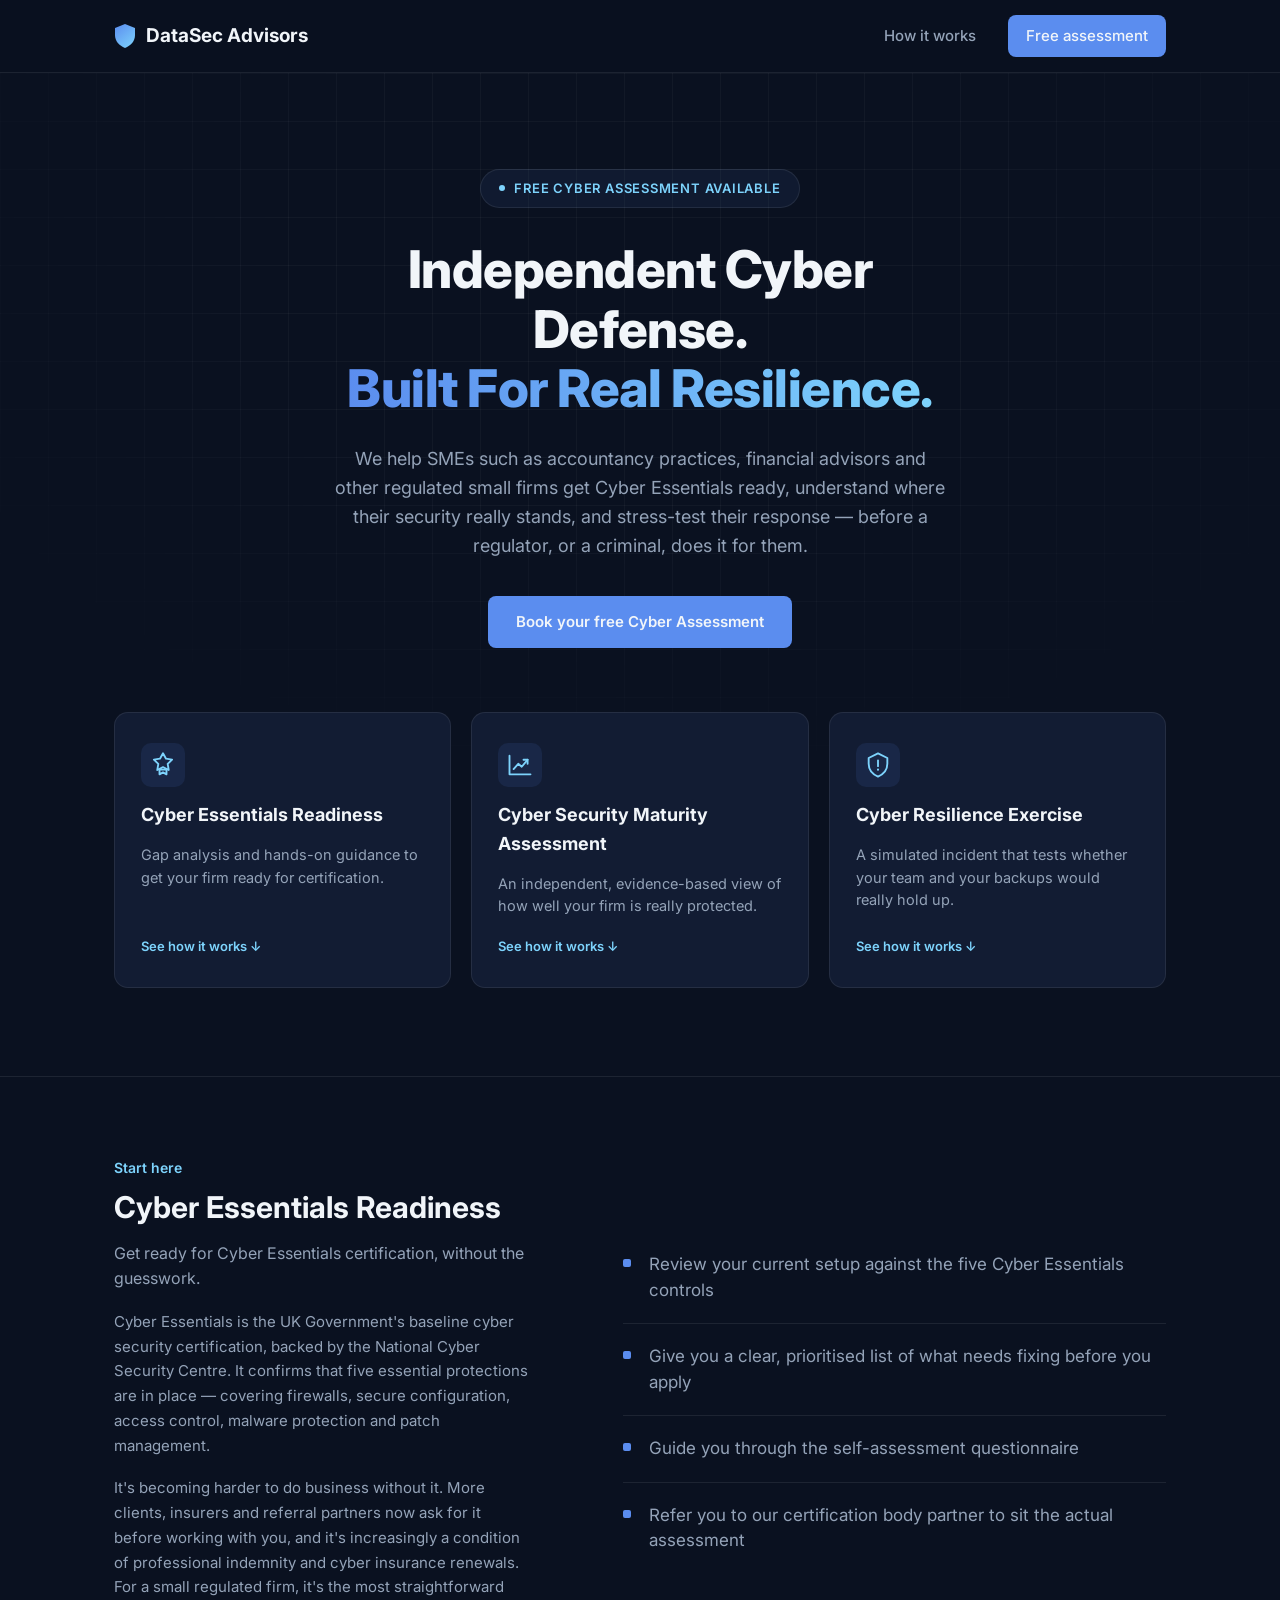
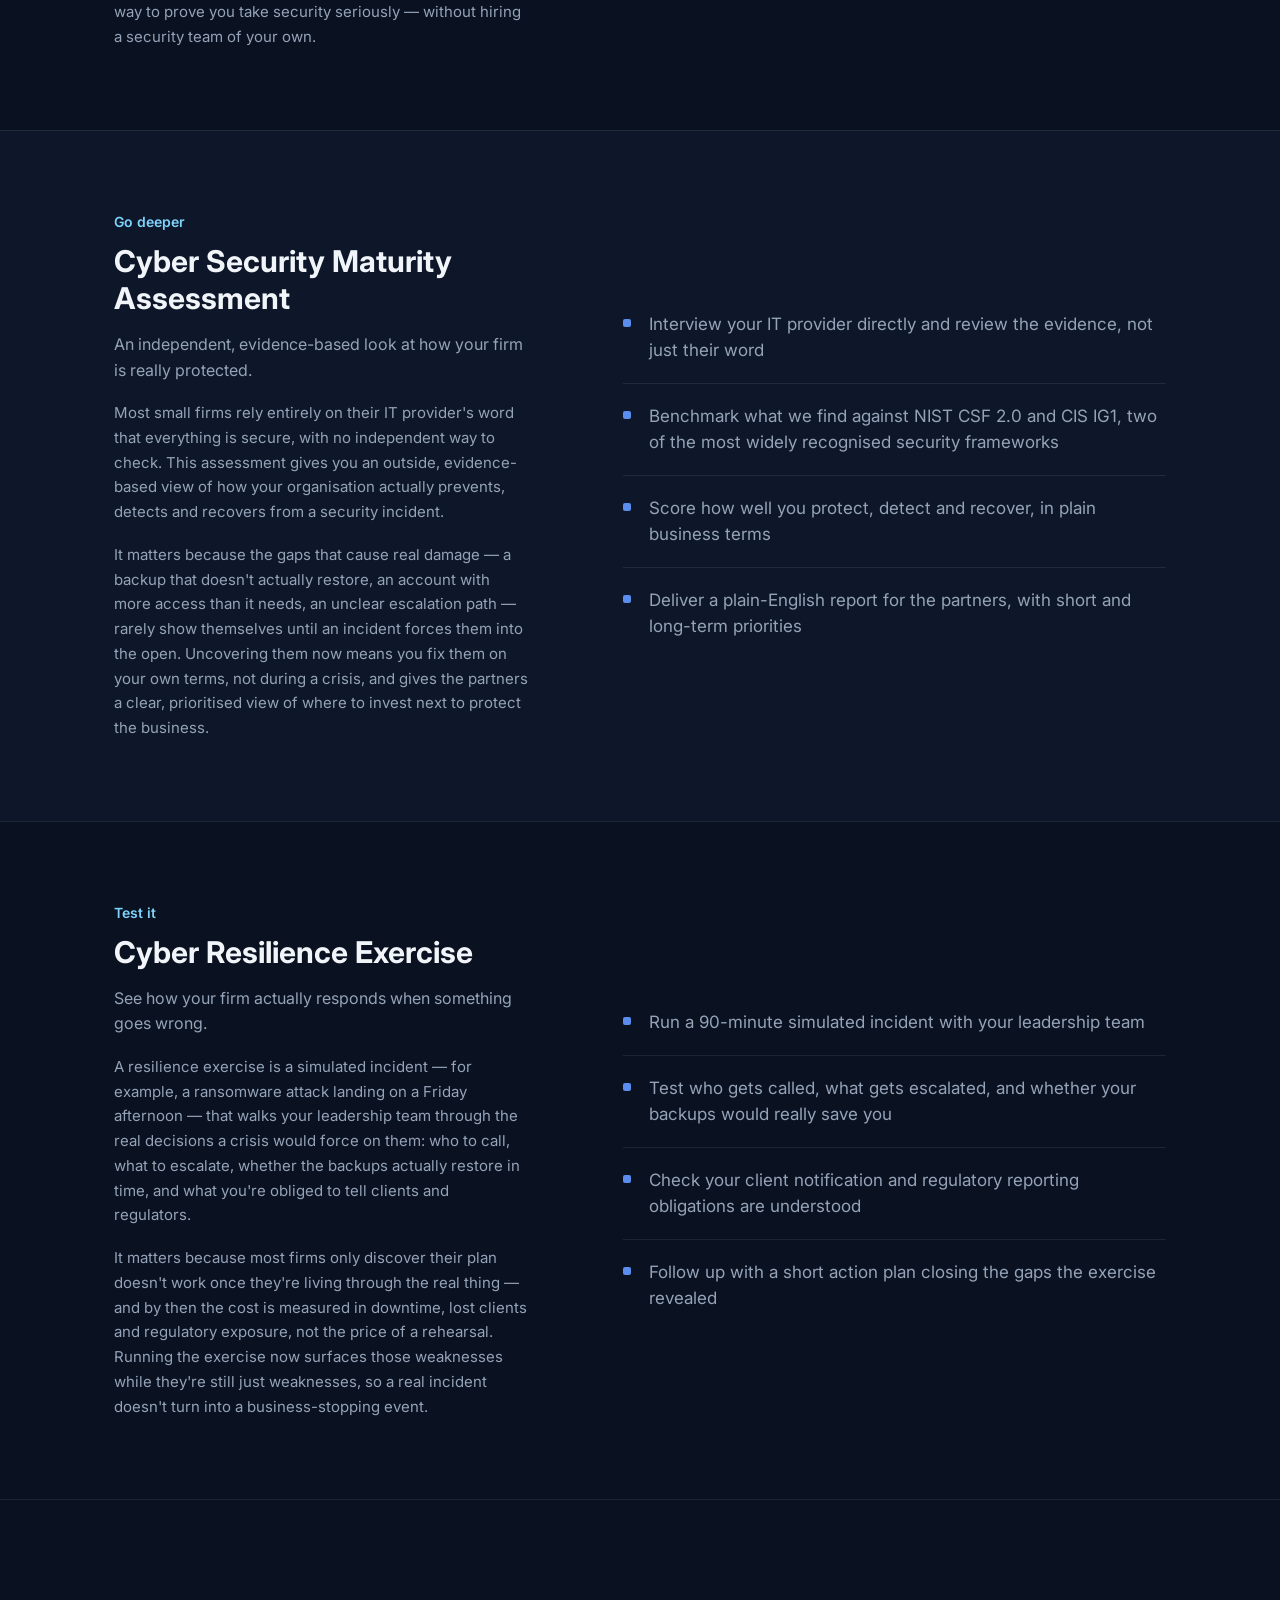
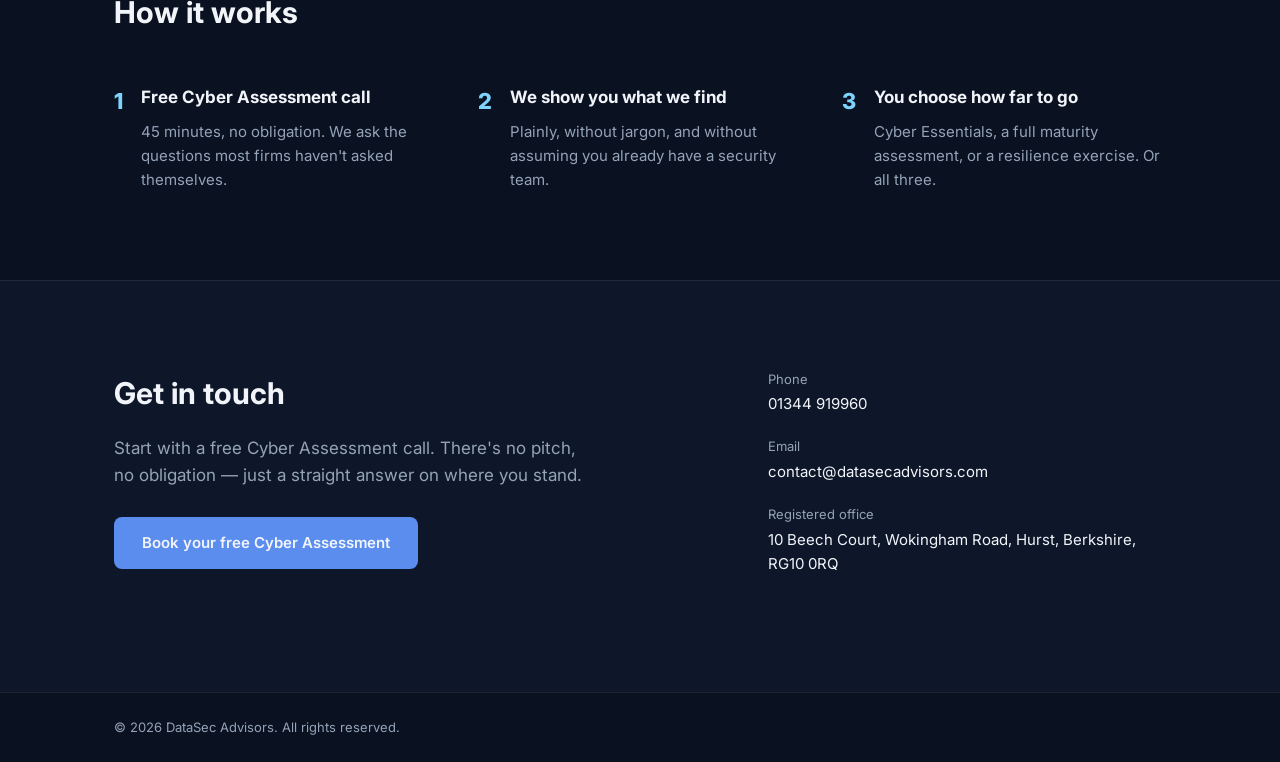
<file: index-3.html>
<!doctype html>
<html lang="en">
<head>
<meta charset="UTF-8">
<meta name="viewport" content="width=device-width, initial-scale=1">
<title>DataSec Advisors — Cyber security for small regulated firms</title>
<meta name="description" content="Independent cyber security advice for SMEs such as accountancy practices, financial advisors and other regulated small firms. Cyber Essentials readiness, maturity assessments and resilience exercises.">
<link rel="preconnect" href="https://fonts.googleapis.com">
<link rel="preconnect" href="https://fonts.gstatic.com" crossorigin>
<link href="https://fonts.googleapis.com/css2?family=Inter:wght@400;500;600;700;800&display=swap" rel="stylesheet">
<link rel="stylesheet" href="styles.css">
</head>
<body>

<header class="site-header">
  <div class="wrap header-inner">
    <a class="logo" href="#top">
      <svg width="22" height="24" viewBox="0 0 22 24" fill="none" xmlns="http://www.w3.org/2000/svg">
        <path d="M11 0L21 4V11C21 17 16.8 21.7 11 24C5.2 21.7 1 17 1 11V4L11 0Z" fill="url(#shieldGrad)"/>
        <defs>
          <linearGradient id="shieldGrad" x1="1" y1="0" x2="21" y2="24" gradientUnits="userSpaceOnUse">
            <stop stop-color="#5B8DEF"/>
            <stop offset="1" stop-color="#7DD3FC"/>
          </linearGradient>
        </defs>
      </svg>
      DataSec Advisors
    </a>
    <button class="nav-toggle" id="navToggle" aria-expanded="false" aria-controls="primaryNav" aria-label="Open menu">
      <span></span><span></span><span></span>
    </button>
    <nav class="primary-nav" id="primaryNav">
      <a href="#how-it-works">How it works</a>
      <a class="nav-cta" href="#contact">Free assessment</a>
    </nav>
  </div>
</header>

<main id="top">

  <section class="hero">
    <div class="hero-grid" aria-hidden="true"></div>
    <div class="wrap hero-inner">
      <p class="badge"><span class="badge-dot"></span>FREE CYBER ASSESSMENT AVAILABLE</p>
      <h1>Independent Cyber Defense.<br><span class="gradient-text">Built For Real Resilience.</span></h1>
      <p class="hero-lead">
        We help SMEs such as accountancy practices, financial advisors and other regulated small
        firms get Cyber Essentials ready, understand where their security really stands, and
        stress-test their response — before a regulator, or a criminal, does it for them.
      </p>
      <a class="button button-primary" href="#contact">Book your free Cyber Assessment</a>

      <div class="service-cards">
        <a class="service-card" href="#cyber-essentials">
          <span class="card-icon">
            <svg width="28" height="28" viewBox="0 0 24 24" fill="none" xmlns="http://www.w3.org/2000/svg">
              <path d="M12 2L14.6 6.6L19.8 7.4L16 11.1L16.9 16.3L12 13.8L7.1 16.3L8 11.1L4.2 7.4L9.4 6.6L12 2Z" stroke="currentColor" stroke-width="1.6" stroke-linejoin="round"/>
              <path d="M9 20L12 18.3L15 20V16H9V20Z" stroke="currentColor" stroke-width="1.6" stroke-linejoin="round"/>
            </svg>
          </span>
          <h3>Cyber Essentials Readiness</h3>
          <p>Gap analysis and hands-on guidance to get your firm ready for certification.</p>
          <span class="card-hint">See how it works ↓</span>
        </a>

        <a class="service-card" href="#maturity-assessment">
          <span class="card-icon">
            <svg width="28" height="28" viewBox="0 0 24 24" fill="none" xmlns="http://www.w3.org/2000/svg">
              <path d="M3 20V4M3 20H21" stroke="currentColor" stroke-width="1.6" stroke-linecap="round"/>
              <path d="M6.5 15.5L10.5 11L13.5 13.5L18.5 7.5" stroke="currentColor" stroke-width="1.6" stroke-linecap="round" stroke-linejoin="round"/>
              <path d="M15 7.5H18.5V11" stroke="currentColor" stroke-width="1.6" stroke-linecap="round" stroke-linejoin="round"/>
            </svg>
          </span>
          <h3>Cyber Security Maturity Assessment</h3>
          <p>An independent, evidence-based view of how well your firm is really protected.</p>
          <span class="card-hint">See how it works ↓</span>
        </a>

        <a class="service-card" href="#resilience-exercise">
          <span class="card-icon">
            <svg width="28" height="28" viewBox="0 0 24 24" fill="none" xmlns="http://www.w3.org/2000/svg">
              <path d="M12 2L20 6V11C20 16 16.6 20 12 22C7.4 20 4 16 4 11V6L12 2Z" stroke="currentColor" stroke-width="1.6" stroke-linejoin="round"/>
              <path d="M12 8V13" stroke="currentColor" stroke-width="1.6" stroke-linecap="round"/>
              <circle cx="12" cy="16" r="0.9" fill="currentColor"/>
            </svg>
          </span>
          <h3>Cyber Resilience Exercise</h3>
          <p>A simulated incident that tests whether your team and your backups would really hold up.</p>
          <span class="card-hint">See how it works ↓</span>
        </a>
      </div>
    </div>
  </section>

  <section class="detail" id="cyber-essentials">
    <div class="wrap detail-inner">
      <div class="detail-head">
        <p class="detail-tag">Start here</p>
        <h2>Cyber Essentials Readiness</h2>
        <p class="detail-summary">Get ready for Cyber Essentials certification, without the guesswork.</p>
        <p class="detail-narrative">
          Cyber Essentials is the UK Government's baseline cyber security certification, backed by
          the National Cyber Security Centre. It confirms that five essential protections are in
          place — covering firewalls, secure configuration, access control, malware protection and
          patch management.
        </p>
        <p class="detail-narrative">
          It's becoming harder to do business without it. More clients, insurers and referral
          partners now ask for it before working with you, and it's increasingly a condition of
          professional indemnity and cyber insurance renewals. For a small regulated firm, it's the
          most straightforward way to prove you take security seriously — without hiring a security
          team of your own.
        </p>
      </div>
      <ul class="detail-list">
        <li>Review your current setup against the five Cyber Essentials controls</li>
        <li>Give you a clear, prioritised list of what needs fixing before you apply</li>
        <li>Guide you through the self-assessment questionnaire</li>
        <li>Refer you to our certification body partner to sit the actual assessment</li>
      </ul>
    </div>
  </section>

  <section class="detail detail-alt" id="maturity-assessment">
    <div class="wrap detail-inner">
      <div class="detail-head">
        <p class="detail-tag">Go deeper</p>
        <h2>Cyber Security Maturity Assessment</h2>
        <p class="detail-summary">An independent, evidence-based look at how your firm is really protected.</p>
        <p class="detail-narrative">
          Most small firms rely entirely on their IT provider's word that everything is secure, with
          no independent way to check. This assessment gives you an outside, evidence-based view of
          how your organisation actually prevents, detects and recovers from a security incident.
        </p>
        <p class="detail-narrative">
          It matters because the gaps that cause real damage — a backup that doesn't actually
          restore, an account with more access than it needs, an unclear escalation path — rarely
          show themselves until an incident forces them into the open. Uncovering them now means you
          fix them on your own terms, not during a crisis, and gives the partners a clear,
          prioritised view of where to invest next to protect the business.
        </p>
      </div>
      <ul class="detail-list">
        <li>Interview your IT provider directly and review the evidence, not just their word</li>
        <li>Benchmark what we find against NIST CSF 2.0 and CIS IG1, two of the most widely recognised security frameworks</li>
        <li>Score how well you protect, detect and recover, in plain business terms</li>
        <li>Deliver a plain-English report for the partners, with short and long-term priorities</li>
      </ul>
    </div>
  </section>

  <section class="detail" id="resilience-exercise">
    <div class="wrap detail-inner">
      <div class="detail-head">
        <p class="detail-tag">Test it</p>
        <h2>Cyber Resilience Exercise</h2>
        <p class="detail-summary">See how your firm actually responds when something goes wrong.</p>
        <p class="detail-narrative">
          A resilience exercise is a simulated incident — for example, a ransomware attack landing
          on a Friday afternoon — that walks your leadership team through the real decisions a
          crisis would force on them: who to call, what to escalate, whether the backups actually
          restore in time, and what you're obliged to tell clients and regulators.
        </p>
        <p class="detail-narrative">
          It matters because most firms only discover their plan doesn't work once they're living
          through the real thing — and by then the cost is measured in downtime, lost clients and
          regulatory exposure, not the price of a rehearsal. Running the exercise now surfaces those
          weaknesses while they're still just weaknesses, so a real incident doesn't turn into a
          business-stopping event.
        </p>
      </div>
      <ul class="detail-list">
        <li>Run a 90-minute simulated incident with your leadership team</li>
        <li>Test who gets called, what gets escalated, and whether your backups would really save you</li>
        <li>Check your client notification and regulatory reporting obligations are understood</li>
        <li>Follow up with a short action plan closing the gaps the exercise revealed</li>
      </ul>
    </div>
  </section>

  <section class="how" id="how-it-works">
    <div class="wrap">
      <h2>How it works</h2>
      <ol class="steps">
        <li>
          <span class="step-number">1</span>
          <div>
            <h3>Free Cyber Assessment call</h3>
            <p>45 minutes, no obligation. We ask the questions most firms haven't asked themselves.</p>
          </div>
        </li>
        <li>
          <span class="step-number">2</span>
          <div>
            <h3>We show you what we find</h3>
            <p>Plainly, without jargon, and without assuming you already have a security team.</p>
          </div>
        </li>
        <li>
          <span class="step-number">3</span>
          <div>
            <h3>You choose how far to go</h3>
            <p>Cyber Essentials, a full maturity assessment, or a resilience exercise. Or all three.</p>
          </div>
        </li>
      </ol>
    </div>
  </section>

  <section class="contact" id="contact">
    <div class="wrap contact-inner">
      <div>
        <h2>Get in touch</h2>
        <p>
          Start with a free Cyber Assessment call. There's no pitch, no obligation —
          just a straight answer on where you stand.
        </p>
        <a class="button button-primary" href="mailto:contact@datasecadvisors.com?subject=Free%20Cyber%20Assessment">Book your free Cyber Assessment</a>
      </div>
      <div class="contact-details">
        <p><span>Phone</span><a href="tel:01344919960">01344 919960</a></p>
        <p><span>Email</span><a href="mailto:contact@datasecadvisors.com">contact@datasecadvisors.com</a></p>
        <p><span>Registered office</span>10 Beech Court, Wokingham Road, Hurst, Berkshire, RG10 0RQ</p>
      </div>
    </div>
  </section>

</main>

<footer class="site-footer">
  <div class="wrap">
    <p>&copy; <span id="year"></span> DataSec Advisors. All rights reserved.</p>
  </div>
</footer>

<script src="script.js"></script>
</body>
</html>
</file>
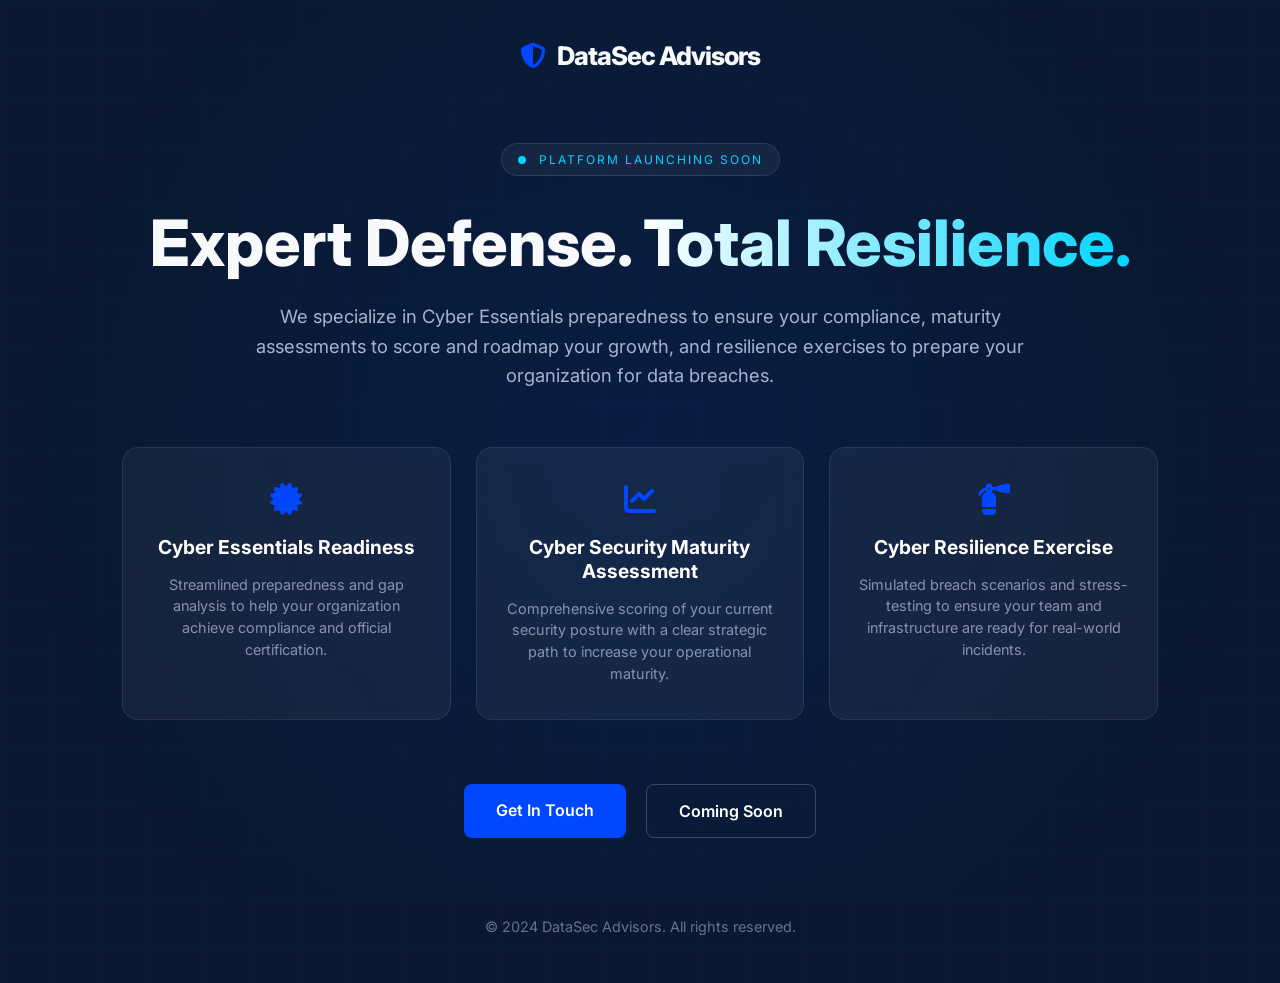
<file: index-old.html>
<!DOCTYPE html>
<html lang="en">
<head>
    <meta charset="UTF-8">
    <meta name="viewport" content="width=device-width, initial-scale=1.0">
    <title>DataSec Advisors | Cybersecurity Consulting</title>
    <!-- Inter Font -->
    <link href="https://fonts.googleapis.com/css2?family=Inter:wght@300;400;600;800&display=swap" rel="stylesheet">
    <!-- Font Awesome for icons -->
    <link rel="stylesheet" href="https://cdnjs.cloudflare.com/ajax/libs/font-awesome/6.4.0/css/all.min.css">
    <style>
        :root {
            --primary: #0047FF; /* Electric Blue */
            --dark: #0a192f;    /* Deep Navy */
            --light: #f8f9fa;   /* Off White */
            --accent: #00d4ff;  /* Cyan Tech */
            --glass: rgba(255, 255, 255, 0.05);
        }

        * {
            margin: 0;
            padding: 0;
            box-sizing: border-box;
            font-family: 'Inter', sans-serif;
        }

        body {
            background-color: var(--dark);
            color: var(--light);
            overflow-x: hidden;
            display: flex;
            flex-direction: column;
            min-height: 100vh;
            /* Grid Pattern */
            background-image: 
                linear-gradient(rgba(0, 71, 255, 0.05) 1px, transparent 1px),
                linear-gradient(90deg, rgba(0, 71, 255, 0.05) 1px, transparent 1px);
            background-size: 50px 50px;
        }

        .glow {
            position: fixed;
            top: 0;
            left: 0;
            width: 100%;
            height: 100%;
            background: radial-gradient(circle at 50% 50%, rgba(0, 71, 255, 0.1) 0%, transparent 80%);
            pointer-events: none;
            z-index: -1;
        }

        header {
            padding: 2.5rem;
            display: flex;
            justify-content: center;
        }

        .logo {
            font-size: 1.6rem;
            font-weight: 800;
            letter-spacing: -1px;
            display: flex;
            align-items: center;
            gap: 12px;
        }

        .logo i {
            color: var(--primary);
        }

        main {
            flex: 1;
            display: flex;
            flex-direction: column;
            justify-content: center;
            align-items: center;
            text-align: center;
            padding: 2rem;
            max-width: 1100px;
            margin: 0 auto;
        }

        .badge {
            background: var(--glass);
            border: 1px solid rgba(255, 255, 255, 0.1);
            padding: 8px 16px;
            border-radius: 50px;
            font-size: 0.75rem;
            text-transform: uppercase;
            letter-spacing: 2px;
            color: var(--accent);
            margin-bottom: 2rem;
        }

        h1 {
            font-size: clamp(2.5rem, 7vw, 4rem);
            line-height: 1.1;
            margin-bottom: 1.5rem;
            font-weight: 800;
        }

        h1 span {
            color: var(--primary);
            background: linear-gradient(90deg, #fff, var(--accent));
            -webkit-background-clip: text;
            -webkit-text-fill-color: transparent;
        }

        p.description {
            max-width: 800px;
            font-size: 1.15rem;
            color: #a8b2d1;
            line-height: 1.6;
            margin-bottom: 3.5rem;
        }

        /* 3-Column Services Layout */
        .services-grid {
            display: grid;
            grid-template-columns: repeat(3, 1fr);
            gap: 25px;
            width: 100%;
            margin-bottom: 4rem;
        }

        .service-card {
            background: var(--glass);
            border: 1px solid rgba(255, 255, 255, 0.08);
            padding: 35px 25px;
            border-radius: 16px;
            transition: all 0.4s cubic-bezier(0.175, 0.885, 0.32, 1.275);
            backdrop-filter: blur(10px);
        }

        .service-card:hover {
            border-color: var(--primary);
            transform: translateY(-10px);
            background: rgba(0, 71, 255, 0.03);
        }

        .service-card i {
            font-size: 2rem;
            color: var(--primary);
            margin-bottom: 20px;
        }

        .service-card h3 {
            font-size: 1.2rem;
            margin-bottom: 15px;
            color: #fff;
        }

        .service-card p {
            font-size: 0.9rem;
            color: #8892b0;
            line-height: 1.5;
        }

        .cta-container {
            display: flex;
            gap: 20px;
            flex-wrap: wrap;
            justify-content: center;
        }

        .btn {
            padding: 16px 32px;
            border-radius: 8px;
            font-weight: 600;
            text-decoration: none;
            transition: 0.3s;
            cursor: pointer;
            font-size: 1rem;
        }

        .btn-primary {
            background: var(--primary);
            color: white;
            border: none;
        }

        .btn-primary:hover {
            box-shadow: 0 0 25px rgba(0, 71, 255, 0.5);
            transform: scale(1.02);
        }

        .btn-outline {
            background: transparent;
            color: white;
            border: 1px solid rgba(255, 255, 255, 0.2);
        }

        .btn-outline:hover {
            background: rgba(255, 255, 255, 0.05);
            border-color: #fff;
        }

        footer {
            padding: 3rem;
            text-align: center;
            font-size: 0.9rem;
            color: #64748b;
        }

        /* Mobile Optimization */
        @media (max-width: 900px) {
            .services-grid {
                grid-template-columns: 1fr;
            }
            h1 { font-size: 2.5rem; }
        }

        @keyframes pulse {
            0% { opacity: 1; }
            50% { opacity: 0.4; }
            100% { opacity: 1; }
        }
        .dot {
            height: 8px;
            width: 8px;
            background-color: var(--accent);
            border-radius: 50%;
            display: inline-block;
            margin-right: 8px;
            animation: pulse 2s infinite;
        }
    </style>
</head>
<body>
    <div class="glow"></div>

    <header>
        <div class="logo">
            <i class="fas fa-shield-halved"></i>
            DataSec Advisors
        </div>
    </header>

    <main>
        <div class="badge">
            <span class="dot"></span> Platform Launching Soon
        </div>
        
        <h1>Expert Defense. <span>Total Resilience.</span></h1>
        
        <p class="description">
            We specialize in Cyber Essentials preparedness to ensure your compliance, maturity assessments to score and roadmap your growth, and resilience exercises to prepare your organization for data breaches.
        </p>

        <div class="services-grid">
            <!-- Service 1 -->
            <div class="service-card">
                <i class="fas fa-certificate"></i>
                <h3>Cyber Essentials Readiness</h3>
                <p>Streamlined preparedness and gap analysis to help your organization achieve compliance and official certification.</p>
            </div>
            <!-- Service 2 -->
            <div class="service-card">
                <i class="fas fa-chart-line"></i>
                <h3>Cyber Security Maturity Assessment</h3>
                <p>Comprehensive scoring of your current security posture with a clear strategic path to increase your operational maturity.</p>
            </div>
            <!-- Service 3 -->
            <div class="service-card">
                <i class="fas fa-fire-extinguisher"></i>
                <h3>Cyber Resilience Exercise</h3>
                <p>Simulated breach scenarios and stress-testing to ensure your team and infrastructure are ready for real-world incidents.</p>
            </div>
        </div>

        <div class="cta-container">
            <a href="mailto:contact@datasecadvisors.com" class="btn btn-primary">Get In Touch</a>
            <a href="#services" class="btn btn-outline">Coming Soon</a>
        </div>
    </main>

    <footer>
        <p>&copy; 2024 DataSec Advisors. All rights reserved.</p>
    </footer>
</body>
</html>
</file>
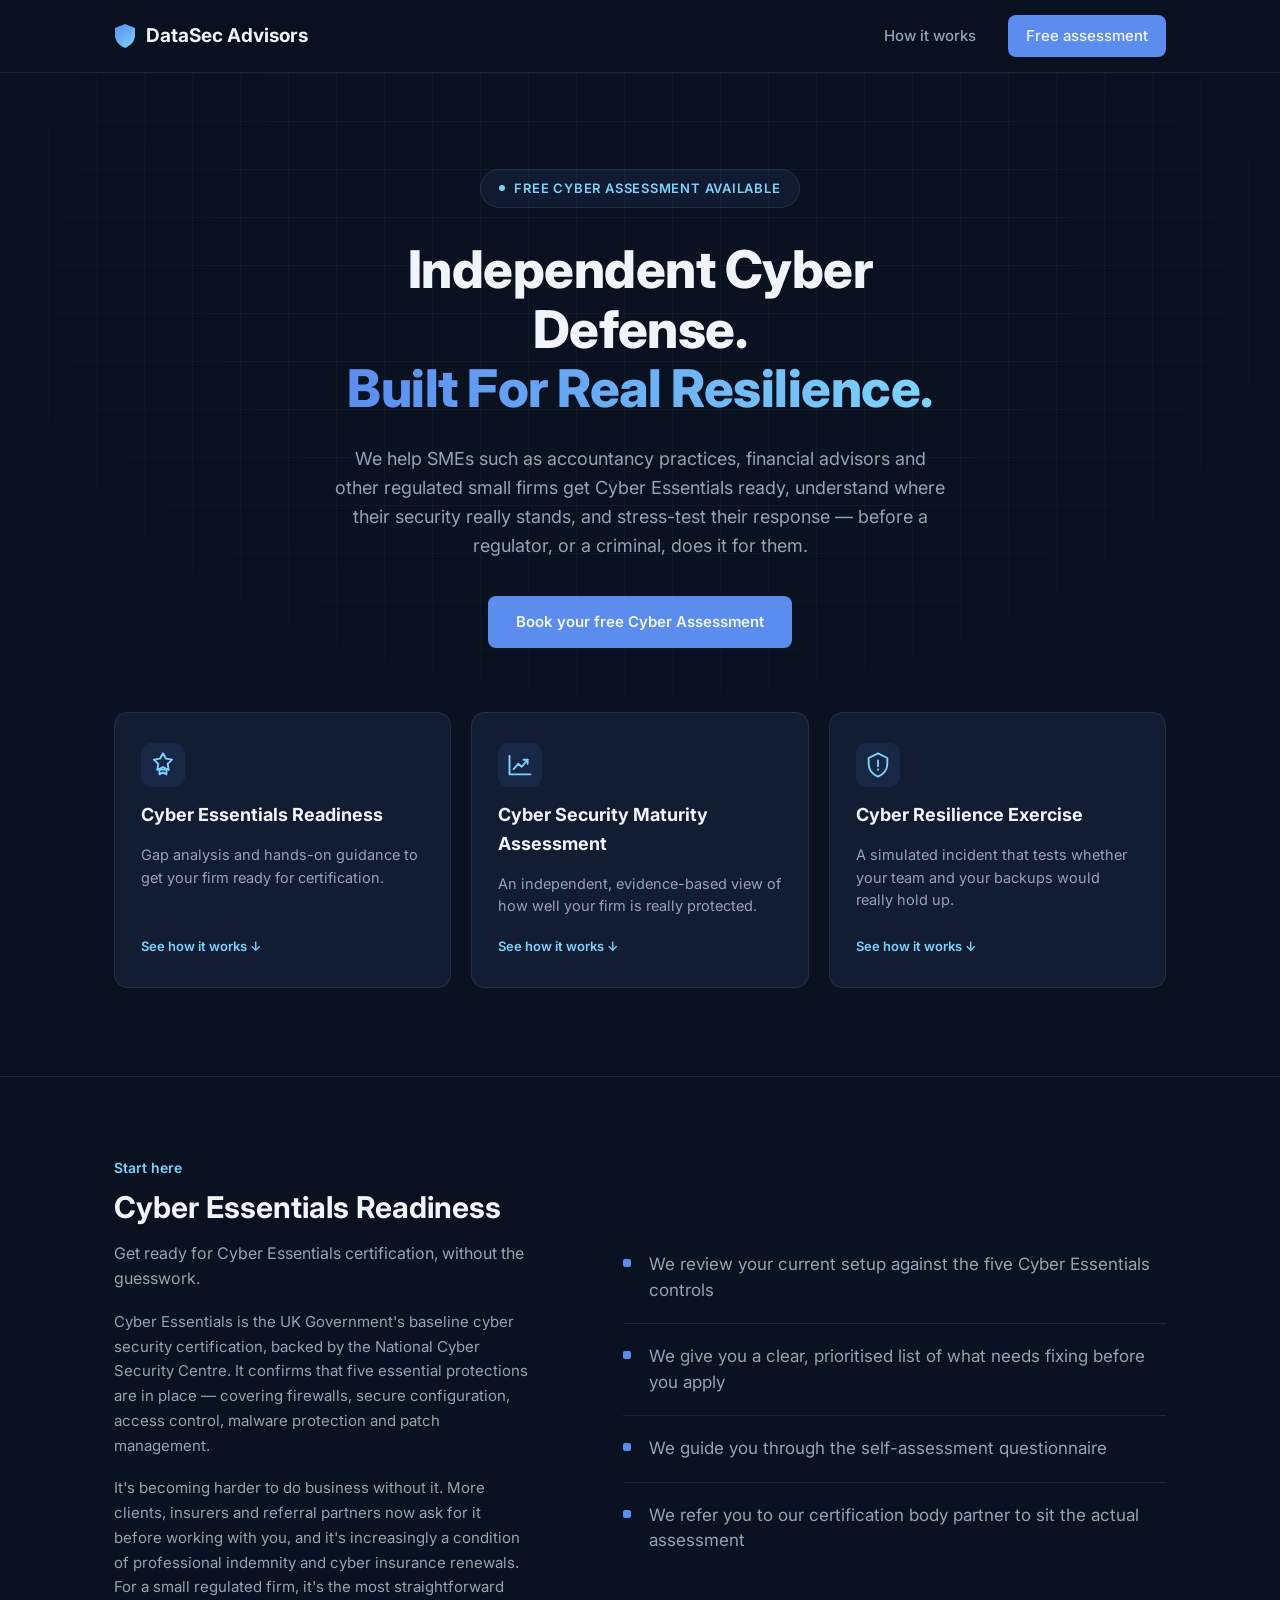
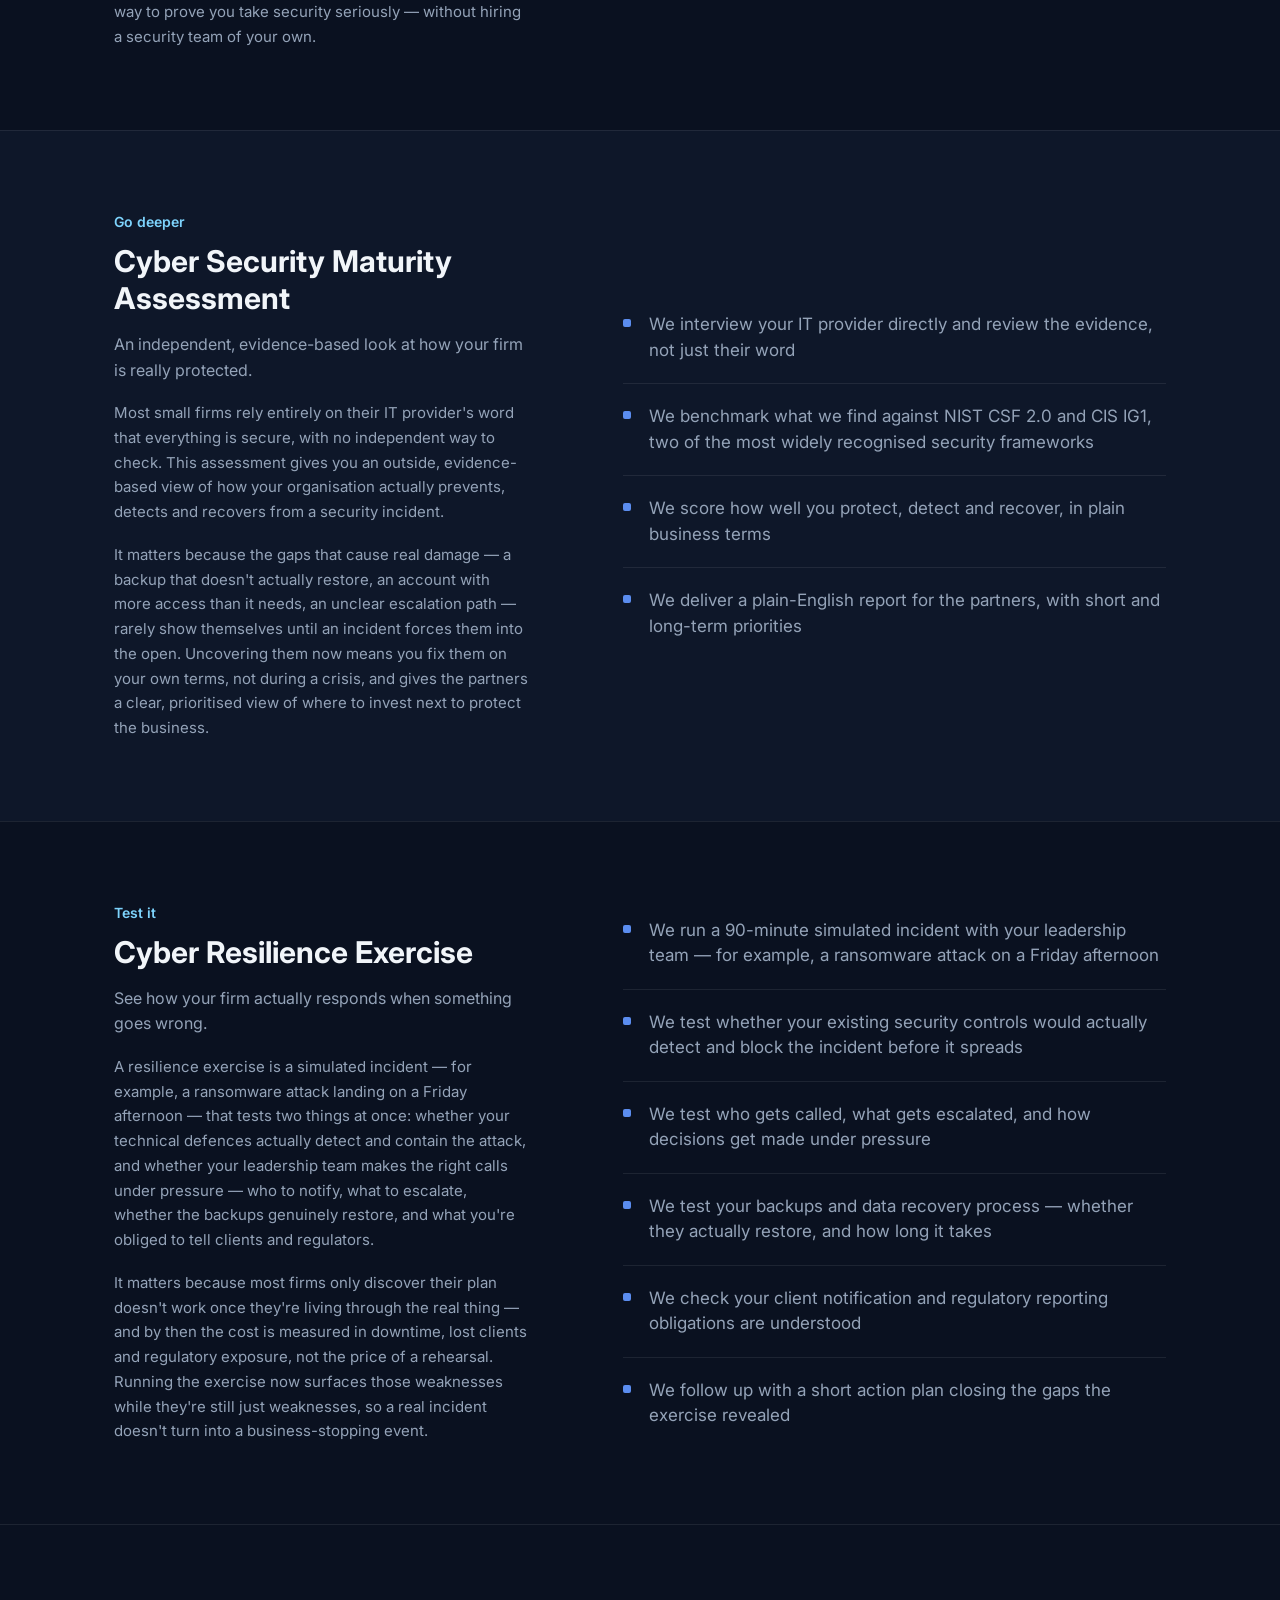
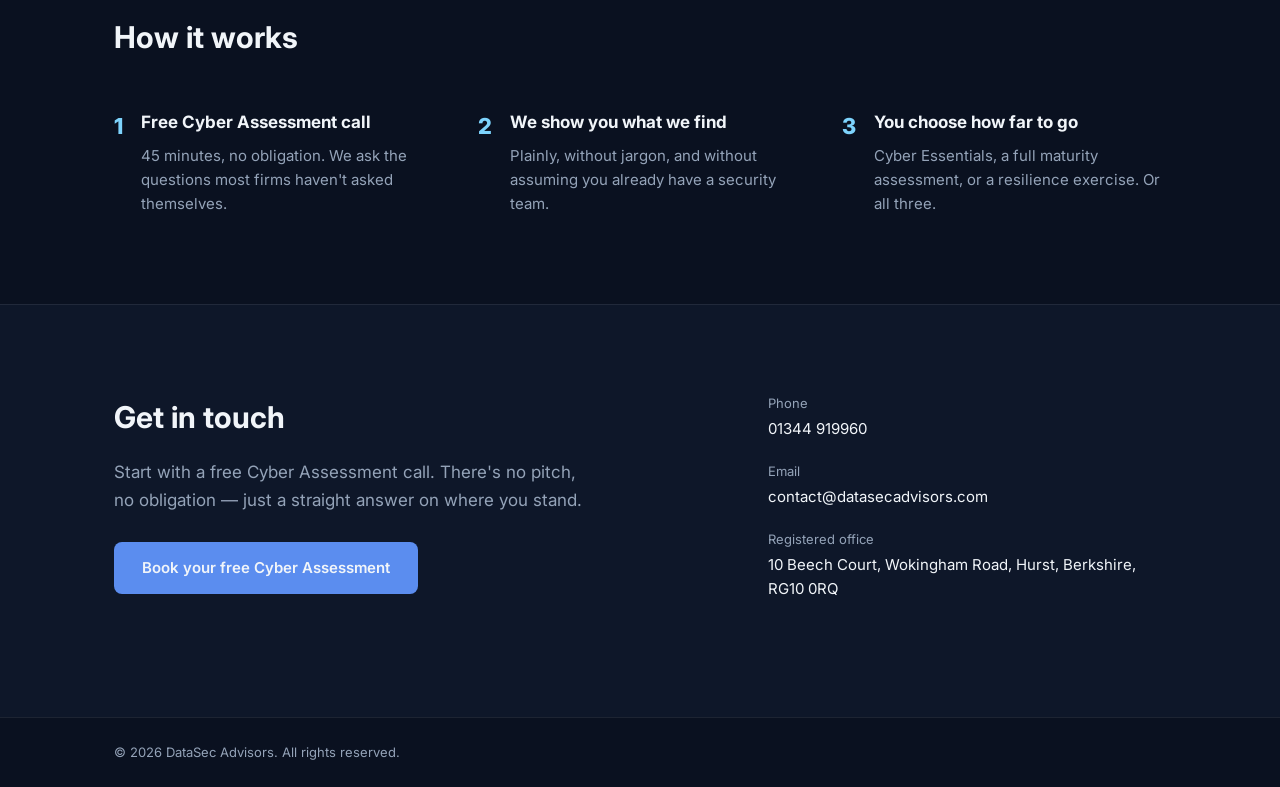
<file: index4.html>
<!doctype html>
<html lang="en">
<head>
<meta charset="UTF-8">
<meta name="viewport" content="width=device-width, initial-scale=1">
<title>DataSec Advisors — Cyber security for small regulated firms</title>
<meta name="description" content="Independent cyber security advice for SMEs such as accountancy practices, financial advisors and other regulated small firms. Cyber Essentials readiness, maturity assessments and resilience exercises.">
<link rel="preconnect" href="https://fonts.googleapis.com">
<link rel="preconnect" href="https://fonts.gstatic.com" crossorigin>
<link href="https://fonts.googleapis.com/css2?family=Inter:wght@400;500;600;700;800&display=swap" rel="stylesheet">
<link rel="stylesheet" href="styles.css">
</head>
<body>

<header class="site-header">
  <div class="wrap header-inner">
    <a class="logo" href="#top">
      <svg width="22" height="24" viewBox="0 0 22 24" fill="none" xmlns="http://www.w3.org/2000/svg">
        <path d="M11 0L21 4V11C21 17 16.8 21.7 11 24C5.2 21.7 1 17 1 11V4L11 0Z" fill="url(#shieldGrad)"/>
        <defs>
          <linearGradient id="shieldGrad" x1="1" y1="0" x2="21" y2="24" gradientUnits="userSpaceOnUse">
            <stop stop-color="#5B8DEF"/>
            <stop offset="1" stop-color="#7DD3FC"/>
          </linearGradient>
        </defs>
      </svg>
      DataSec Advisors
    </a>
    <button class="nav-toggle" id="navToggle" aria-expanded="false" aria-controls="primaryNav" aria-label="Open menu">
      <span></span><span></span><span></span>
    </button>
    <nav class="primary-nav" id="primaryNav">
      <a href="#how-it-works">How it works</a>
      <a class="nav-cta" href="#contact">Free assessment</a>
    </nav>
  </div>
</header>

<main id="top">

  <section class="hero">
    <div class="hero-grid" aria-hidden="true"></div>
    <div class="wrap hero-inner">
      <p class="badge"><span class="badge-dot"></span>FREE CYBER ASSESSMENT AVAILABLE</p>
      <h1>Independent Cyber Defense.<br><span class="gradient-text">Built For Real Resilience.</span></h1>
      <p class="hero-lead">
        We help SMEs such as accountancy practices, financial advisors and other regulated small
        firms get Cyber Essentials ready, understand where their security really stands, and
        stress-test their response — before a regulator, or a criminal, does it for them.
      </p>
      <a class="button button-primary" href="#contact">Book your free Cyber Assessment</a>

      <div class="service-cards">
        <a class="service-card" href="#cyber-essentials">
          <span class="card-icon">
            <svg width="28" height="28" viewBox="0 0 24 24" fill="none" xmlns="http://www.w3.org/2000/svg">
              <path d="M12 2L14.6 6.6L19.8 7.4L16 11.1L16.9 16.3L12 13.8L7.1 16.3L8 11.1L4.2 7.4L9.4 6.6L12 2Z" stroke="currentColor" stroke-width="1.6" stroke-linejoin="round"/>
              <path d="M9 20L12 18.3L15 20V16H9V20Z" stroke="currentColor" stroke-width="1.6" stroke-linejoin="round"/>
            </svg>
          </span>
          <h3>Cyber Essentials Readiness</h3>
          <p>Gap analysis and hands-on guidance to get your firm ready for certification.</p>
          <span class="card-hint">See how it works ↓</span>
        </a>

        <a class="service-card" href="#maturity-assessment">
          <span class="card-icon">
            <svg width="28" height="28" viewBox="0 0 24 24" fill="none" xmlns="http://www.w3.org/2000/svg">
              <path d="M3 20V4M3 20H21" stroke="currentColor" stroke-width="1.6" stroke-linecap="round"/>
              <path d="M6.5 15.5L10.5 11L13.5 13.5L18.5 7.5" stroke="currentColor" stroke-width="1.6" stroke-linecap="round" stroke-linejoin="round"/>
              <path d="M15 7.5H18.5V11" stroke="currentColor" stroke-width="1.6" stroke-linecap="round" stroke-linejoin="round"/>
            </svg>
          </span>
          <h3>Cyber Security Maturity Assessment</h3>
          <p>An independent, evidence-based view of how well your firm is really protected.</p>
          <span class="card-hint">See how it works ↓</span>
        </a>

        <a class="service-card" href="#resilience-exercise">
          <span class="card-icon">
            <svg width="28" height="28" viewBox="0 0 24 24" fill="none" xmlns="http://www.w3.org/2000/svg">
              <path d="M12 2L20 6V11C20 16 16.6 20 12 22C7.4 20 4 16 4 11V6L12 2Z" stroke="currentColor" stroke-width="1.6" stroke-linejoin="round"/>
              <path d="M12 8V13" stroke="currentColor" stroke-width="1.6" stroke-linecap="round"/>
              <circle cx="12" cy="16" r="0.9" fill="currentColor"/>
            </svg>
          </span>
          <h3>Cyber Resilience Exercise</h3>
          <p>A simulated incident that tests whether your team and your backups would really hold up.</p>
          <span class="card-hint">See how it works ↓</span>
        </a>
      </div>
    </div>
  </section>

  <section class="detail" id="cyber-essentials">
    <div class="wrap detail-inner">
      <div class="detail-head">
        <p class="detail-tag">Start here</p>
        <h2>Cyber Essentials Readiness</h2>
        <p class="detail-summary">Get ready for Cyber Essentials certification, without the guesswork.</p>
        <p class="detail-narrative">
          Cyber Essentials is the UK Government's baseline cyber security certification, backed by
          the National Cyber Security Centre. It confirms that five essential protections are in
          place — covering firewalls, secure configuration, access control, malware protection and
          patch management.
        </p>
        <p class="detail-narrative">
          It's becoming harder to do business without it. More clients, insurers and referral
          partners now ask for it before working with you, and it's increasingly a condition of
          professional indemnity and cyber insurance renewals. For a small regulated firm, it's the
          most straightforward way to prove you take security seriously — without hiring a security
          team of your own.
        </p>
      </div>
      <ul class="detail-list">
        <li>We review your current setup against the five Cyber Essentials controls</li>
        <li>We give you a clear, prioritised list of what needs fixing before you apply</li>
        <li>We guide you through the self-assessment questionnaire</li>
        <li>We refer you to our certification body partner to sit the actual assessment</li>
      </ul>
    </div>
  </section>

  <section class="detail detail-alt" id="maturity-assessment">
    <div class="wrap detail-inner">
      <div class="detail-head">
        <p class="detail-tag">Go deeper</p>
        <h2>Cyber Security Maturity Assessment</h2>
        <p class="detail-summary">An independent, evidence-based look at how your firm is really protected.</p>
        <p class="detail-narrative">
          Most small firms rely entirely on their IT provider's word that everything is secure, with
          no independent way to check. This assessment gives you an outside, evidence-based view of
          how your organisation actually prevents, detects and recovers from a security incident.
        </p>
        <p class="detail-narrative">
          It matters because the gaps that cause real damage — a backup that doesn't actually
          restore, an account with more access than it needs, an unclear escalation path — rarely
          show themselves until an incident forces them into the open. Uncovering them now means you
          fix them on your own terms, not during a crisis, and gives the partners a clear,
          prioritised view of where to invest next to protect the business.
        </p>
      </div>
      <ul class="detail-list">
        <li>We interview your IT provider directly and review the evidence, not just their word</li>
        <li>We benchmark what we find against NIST CSF 2.0 and CIS IG1, two of the most widely recognised security frameworks</li>
        <li>We score how well you protect, detect and recover, in plain business terms</li>
        <li>We deliver a plain-English report for the partners, with short and long-term priorities</li>
      </ul>
    </div>
  </section>

  <section class="detail" id="resilience-exercise">
    <div class="wrap detail-inner">
      <div class="detail-head">
        <p class="detail-tag">Test it</p>
        <h2>Cyber Resilience Exercise</h2>
        <p class="detail-summary">See how your firm actually responds when something goes wrong.</p>
        <p class="detail-narrative">
          A resilience exercise is a simulated incident — for example, a ransomware attack landing
          on a Friday afternoon — that tests two things at once: whether your technical defences
          actually detect and contain the attack, and whether your leadership team makes the right
          calls under pressure — who to notify, what to escalate, whether the backups genuinely
          restore, and what you're obliged to tell clients and regulators.
        </p>
        <p class="detail-narrative">
          It matters because most firms only discover their plan doesn't work once they're living
          through the real thing — and by then the cost is measured in downtime, lost clients and
          regulatory exposure, not the price of a rehearsal. Running the exercise now surfaces those
          weaknesses while they're still just weaknesses, so a real incident doesn't turn into a
          business-stopping event.
        </p>
      </div>
      <ul class="detail-list">
        <li>We run a 90-minute simulated incident with your leadership team — for example, a ransomware attack on a Friday afternoon</li>
        <li>We test whether your existing security controls would actually detect and block the incident before it spreads</li>
        <li>We test who gets called, what gets escalated, and how decisions get made under pressure</li>
        <li>We test your backups and data recovery process — whether they actually restore, and how long it takes</li>
        <li>We check your client notification and regulatory reporting obligations are understood</li>
        <li>We follow up with a short action plan closing the gaps the exercise revealed</li>
      </ul>
    </div>
  </section>

  <section class="how" id="how-it-works">
    <div class="wrap">
      <h2>How it works</h2>
      <ol class="steps">
        <li>
          <span class="step-number">1</span>
          <div>
            <h3>Free Cyber Assessment call</h3>
            <p>45 minutes, no obligation. We ask the questions most firms haven't asked themselves.</p>
          </div>
        </li>
        <li>
          <span class="step-number">2</span>
          <div>
            <h3>We show you what we find</h3>
            <p>Plainly, without jargon, and without assuming you already have a security team.</p>
          </div>
        </li>
        <li>
          <span class="step-number">3</span>
          <div>
            <h3>You choose how far to go</h3>
            <p>Cyber Essentials, a full maturity assessment, or a resilience exercise. Or all three.</p>
          </div>
        </li>
      </ol>
    </div>
  </section>

  <section class="contact" id="contact">
    <div class="wrap contact-inner">
      <div>
        <h2>Get in touch</h2>
        <p>
          Start with a free Cyber Assessment call. There's no pitch, no obligation —
          just a straight answer on where you stand.
        </p>
        <a class="button button-primary" href="mailto:contact@datasecadvisors.com?subject=Free%20Cyber%20Assessment">Book your free Cyber Assessment</a>
      </div>
      <div class="contact-details">
        <p><span>Phone</span><a href="tel:01344919960">01344 919960</a></p>
        <p><span>Email</span><a href="mailto:contact@datasecadvisors.com">contact@datasecadvisors.com</a></p>
        <p><span>Registered office</span>10 Beech Court, Wokingham Road, Hurst, Berkshire, RG10 0RQ</p>
      </div>
    </div>
  </section>

</main>

<footer class="site-footer">
  <div class="wrap">
    <p>&copy; <span id="year"></span> DataSec Advisors. All rights reserved.</p>
  </div>
</footer>

<script src="script.js"></script>
</body>
</html>
</file>
<file: styles.css>
/* ---- Tokens ---- */
:root {
  --bg: #0A1120;
  --bg-alt: #0E1729;
  --card: #121C33;
  --card-border: rgba(255, 255, 255, 0.08);
  --text: #F1F5F9;
  --text-muted: #94A3B8;
  --accent: #5B8DEF;
  --accent-light: #7DD3FC;
  --line: rgba(255, 255, 255, 0.08);

  --font-body: "Inter", -apple-system, BlinkMacSystemFont, sans-serif;
  --wrap: 1100px;
}

* { box-sizing: border-box; }

html { scroll-behavior: smooth; }
@media (prefers-reduced-motion: reduce) {
  html { scroll-behavior: auto; }
  * { animation: none !important; transition: none !important; }
}

body {
  margin: 0;
  background: var(--bg);
  color: var(--text);
  font-family: var(--font-body);
  font-size: 17px;
  line-height: 1.6;
  -webkit-font-smoothing: antialiased;
}

h1, h2, h3 {
  font-family: var(--font-body);
  color: var(--text);
  margin: 0;
}

a { color: inherit; }

.wrap {
  max-width: var(--wrap);
  margin: 0 auto;
  padding: 0 24px;
  position: relative;
}

/* ---- Header ---- */
.site-header {
  border-bottom: 1px solid var(--line);
  background: rgba(10, 17, 32, 0.85);
  backdrop-filter: blur(8px);
  position: sticky;
  top: 0;
  z-index: 20;
}

.header-inner {
  display: flex;
  align-items: center;
  justify-content: space-between;
  height: 72px;
}

.logo {
  display: flex;
  align-items: center;
  gap: 10px;
  font-size: 19px;
  font-weight: 700;
  text-decoration: none;
  color: var(--text);
}

.primary-nav {
  display: flex;
  align-items: center;
  gap: 32px;
}

.primary-nav a {
  text-decoration: none;
  font-size: 15px;
  font-weight: 500;
  color: var(--text-muted);
}

.primary-nav a:hover,
.primary-nav a:focus-visible {
  color: var(--text);
}

.nav-cta {
  background: var(--accent);
  color: var(--text) !important;
  padding: 9px 18px;
  border-radius: 8px;
}

.nav-cta:hover,
.nav-cta:focus-visible {
  background: #4879DB;
}

.nav-toggle {
  display: none;
  flex-direction: column;
  justify-content: center;
  gap: 5px;
  width: 32px;
  height: 32px;
  background: none;
  border: none;
  cursor: pointer;
  padding: 0;
}

.nav-toggle span {
  display: block;
  height: 2px;
  background: var(--text);
}

/* ---- Hero ---- */
.hero {
  position: relative;
  padding: 96px 0 88px;
  overflow: hidden;
  text-align: center;
}

.hero-grid {
  position: absolute;
  inset: 0;
  background-image:
    linear-gradient(to right, rgba(255,255,255,0.035) 1px, transparent 1px),
    linear-gradient(to bottom, rgba(255,255,255,0.035) 1px, transparent 1px);
  background-size: 48px 48px;
  mask-image: radial-gradient(ellipse 70% 60% at 50% 20%, black 40%, transparent 90%);
  pointer-events: none;
}

.hero-inner {
  display: flex;
  flex-direction: column;
  align-items: center;
}

.badge {
  display: inline-flex;
  align-items: center;
  gap: 9px;
  border: 1px solid var(--card-border);
  background: rgba(91, 141, 239, 0.08);
  color: var(--accent-light);
  font-size: 13px;
  font-weight: 600;
  letter-spacing: 0.06em;
  padding: 8px 18px;
  border-radius: 999px;
  margin: 0 0 32px;
}

.badge-dot {
  width: 6px;
  height: 6px;
  border-radius: 50%;
  background: var(--accent-light);
}

.hero h1 {
  font-size: 52px;
  font-weight: 800;
  line-height: 1.15;
  letter-spacing: -0.01em;
  max-width: 18ch;
}

.gradient-text {
  background: linear-gradient(90deg, var(--accent) 0%, var(--accent-light) 100%);
  -webkit-background-clip: text;
  background-clip: text;
  color: transparent;
}

.hero-lead {
  font-size: 18px;
  color: var(--text-muted);
  max-width: 56ch;
  margin: 26px 0 36px;
}

/* ---- Buttons ---- */
.button {
  display: inline-block;
  text-decoration: none;
  font-size: 15px;
  font-weight: 600;
  padding: 14px 28px;
  border-radius: 8px;
}

.button-primary {
  background: var(--accent);
  color: var(--text);
}

.button-primary:hover,
.button-primary:focus-visible {
  background: #4879DB;
}

/* ---- Service cards ---- */
.service-cards {
  display: grid;
  grid-template-columns: repeat(3, 1fr);
  gap: 20px;
  margin-top: 64px;
  width: 100%;
  text-align: left;
}

.service-card {
  display: flex;
  flex-direction: column;
  gap: 14px;
  background: var(--card);
  border: 1px solid var(--card-border);
  border-radius: 14px;
  padding: 30px 26px;
  text-decoration: none;
  color: var(--text);
  transition: border-color 0.15s ease, transform 0.15s ease;
}

.service-card:hover,
.service-card:focus-visible {
  border-color: var(--accent);
  transform: translateY(-2px);
}

.card-icon {
  color: var(--accent-light);
  width: 44px;
  height: 44px;
  display: flex;
  align-items: center;
  justify-content: center;
  background: rgba(91, 141, 239, 0.1);
  border-radius: 10px;
}

.service-card h3 {
  font-size: 18px;
  font-weight: 700;
}

.service-card p {
  font-size: 14.5px;
  color: var(--text-muted);
  margin: 0;
  line-height: 1.55;
}

.card-hint {
  font-size: 13px;
  color: var(--accent-light);
  font-weight: 600;
  margin-top: auto;
  padding-top: 4px;
}

/* ---- Detail sections ---- */
.detail {
  padding: 80px 0;
  border-top: 1px solid var(--line);
  scroll-margin-top: 72px;
}

.detail-alt {
  background: var(--bg-alt);
}

.detail-inner {
  display: grid;
  grid-template-columns: 1fr 1.2fr;
  gap: 56px;
  align-items: center;
}

.detail-tag {
  font-size: 14px;
  font-weight: 600;
  color: var(--accent-light);
  margin: 0 0 10px;
}

.detail-head h2 {
  font-size: 30px;
  font-weight: 700;
  line-height: 1.25;
}

.detail-summary {
  font-size: 16px;
  color: var(--text-muted);
  margin: 14px 0 0;
  max-width: 42ch;
}

.detail-narrative {
  font-size: 15px;
  color: var(--text-muted);
  line-height: 1.65;
  max-width: 46ch;
  margin: 18px 0 0;
}

.detail-list {
  margin: 0;
  padding: 0;
  list-style: none;
}

.detail-list li {
  position: relative;
  padding: 0 0 20px 26px;
  color: var(--text-muted);
  font-size: 17px;
  line-height: 1.5;
  border-bottom: 1px solid var(--line);
  margin-bottom: 20px;
}

.detail-list li:last-child {
  border-bottom: none;
  margin-bottom: 0;
  padding-bottom: 0;
}

.detail-list li::before {
  content: "";
  position: absolute;
  left: 0;
  top: 7px;
  width: 8px;
  height: 8px;
  border-radius: 2px;
  background: var(--accent);
}

/* ---- How it works ---- */
.how {
  padding: 88px 0;
  border-top: 1px solid var(--line);
}

.how h2 {
  font-size: 30px;
  font-weight: 700;
  margin-bottom: 48px;
}

.steps {
  list-style: none;
  margin: 0;
  padding: 0;
  display: grid;
  grid-template-columns: repeat(3, 1fr);
  gap: 40px;
}

.steps li {
  display: flex;
  gap: 18px;
}

.step-number {
  font-size: 22px;
  font-weight: 800;
  color: var(--accent-light);
  flex-shrink: 0;
}

.steps h3 {
  font-size: 17px;
  font-weight: 700;
  margin-bottom: 8px;
}

.steps p {
  color: var(--text-muted);
  margin: 0;
  font-size: 15px;
}

/* ---- Contact ---- */
.contact {
  padding: 88px 0 96px;
  border-top: 1px solid var(--line);
  background: var(--bg-alt);
}

.contact-inner {
  display: grid;
  grid-template-columns: 1.2fr 0.8fr;
  gap: 56px;
}

.contact h2 {
  font-size: 30px;
  font-weight: 700;
  margin-bottom: 18px;
}

.contact p {
  color: var(--text-muted);
  max-width: 44ch;
  margin: 0 0 28px;
}

.contact-details p {
  display: flex;
  flex-direction: column;
  gap: 3px;
  margin: 0 0 20px;
  color: var(--text);
  font-size: 15px;
}

.contact-details span {
  color: var(--text-muted);
  font-size: 13px;
}

.contact-details a {
  text-decoration: none;
}

.contact-details a:hover,
.contact-details a:focus-visible {
  color: var(--accent-light);
}

/* ---- Footer ---- */
.site-footer {
  border-top: 1px solid var(--line);
  padding: 24px 0;
}

.site-footer p {
  color: var(--text-muted);
  font-size: 13px;
  margin: 0;
}

/* ---- Focus states ---- */
a:focus-visible,
button:focus-visible {
  outline: 2px solid var(--accent-light);
  outline-offset: 2px;
}

/* ---- Responsive ---- */
@media (max-width: 900px) {
  .service-cards {
    grid-template-columns: 1fr;
  }

  .detail-inner,
  .contact-inner {
    grid-template-columns: 1fr;
    gap: 24px;
  }

  .steps {
    grid-template-columns: 1fr;
  }

  .hero h1 {
    font-size: 38px;
  }
}

@media (max-width: 700px) {
  .nav-toggle {
    display: flex;
  }

  .primary-nav {
    display: none;
    position: absolute;
    top: 72px;
    left: 0;
    right: 0;
    background: var(--bg);
    border-bottom: 1px solid var(--line);
    flex-direction: column;
    align-items: flex-start;
    gap: 0;
    padding: 8px 24px 20px;
  }

  .primary-nav.open {
    display: flex;
  }

  .primary-nav a {
    width: 100%;
    padding: 12px 0;
    border-bottom: 1px solid var(--line);
  }

  .primary-nav a:last-child {
    border-bottom: none;
    margin-top: 12px;
    text-align: center;
  }
}
</file>
